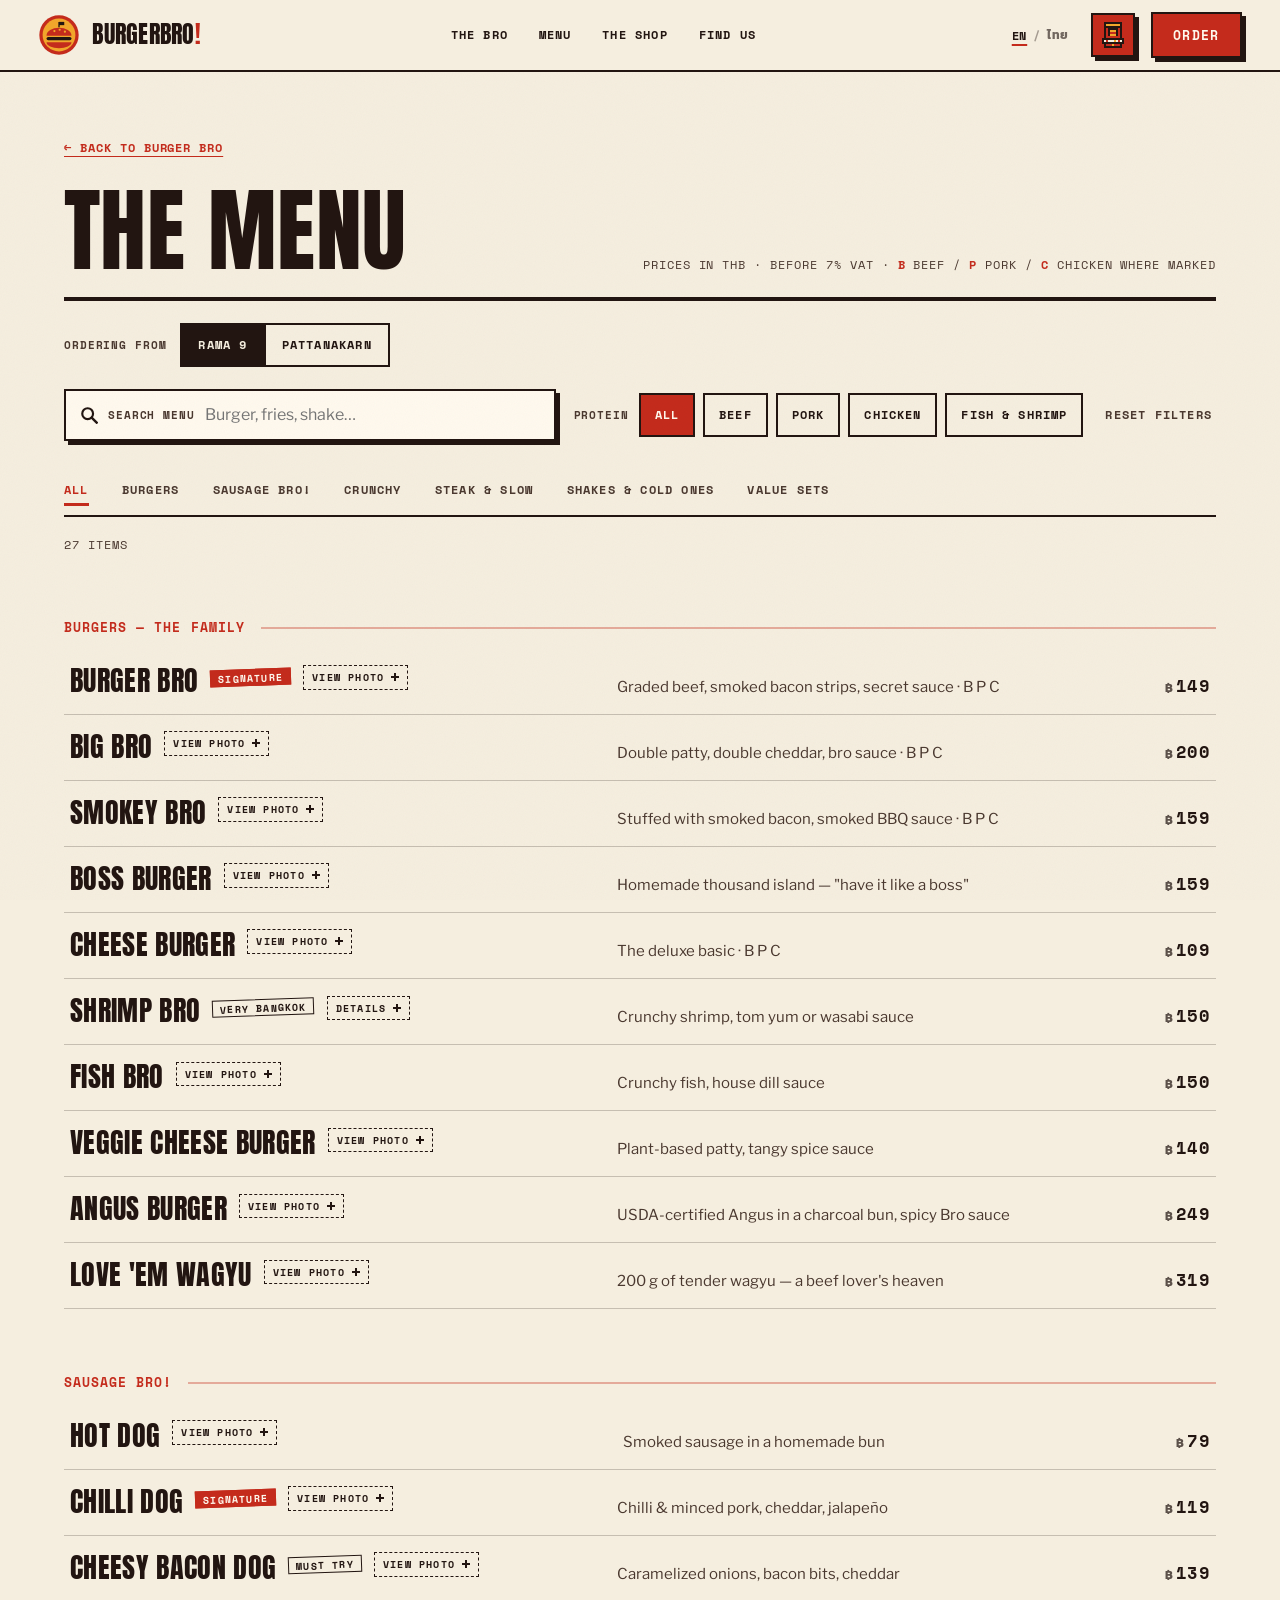
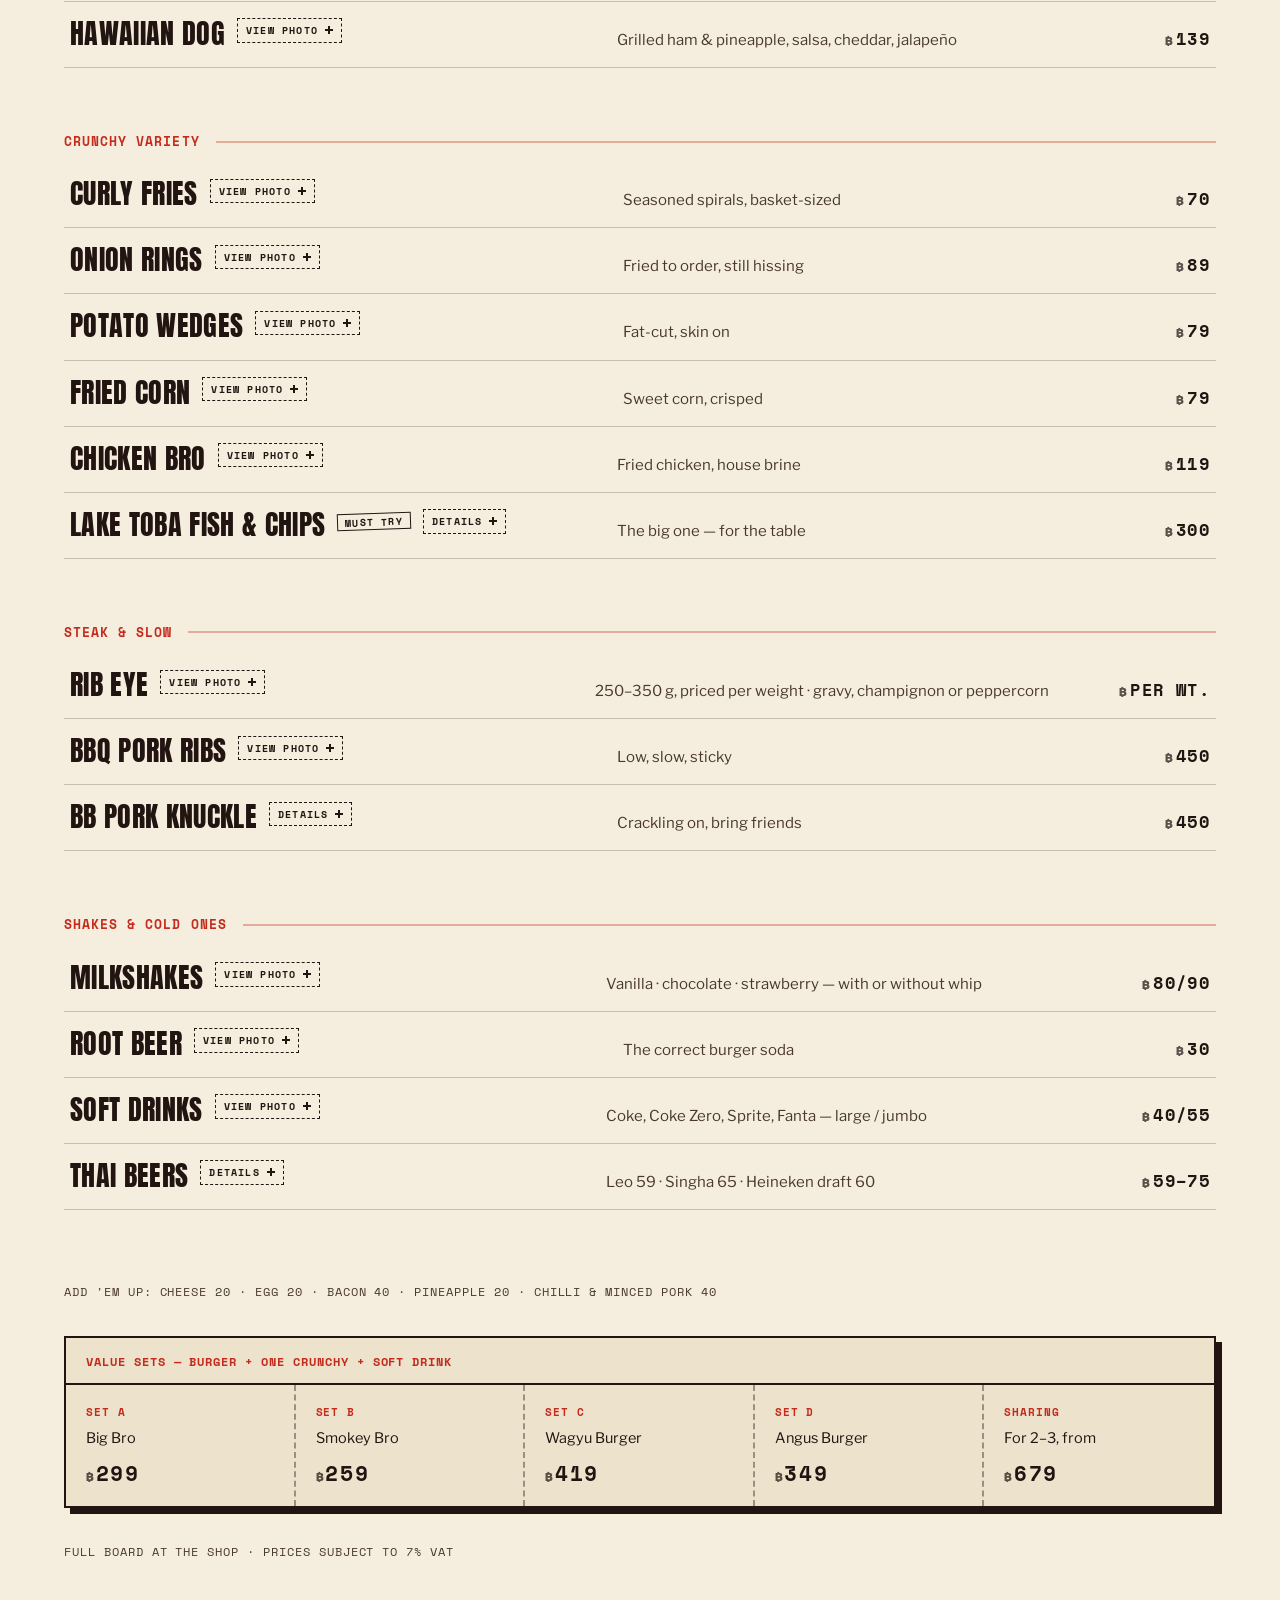
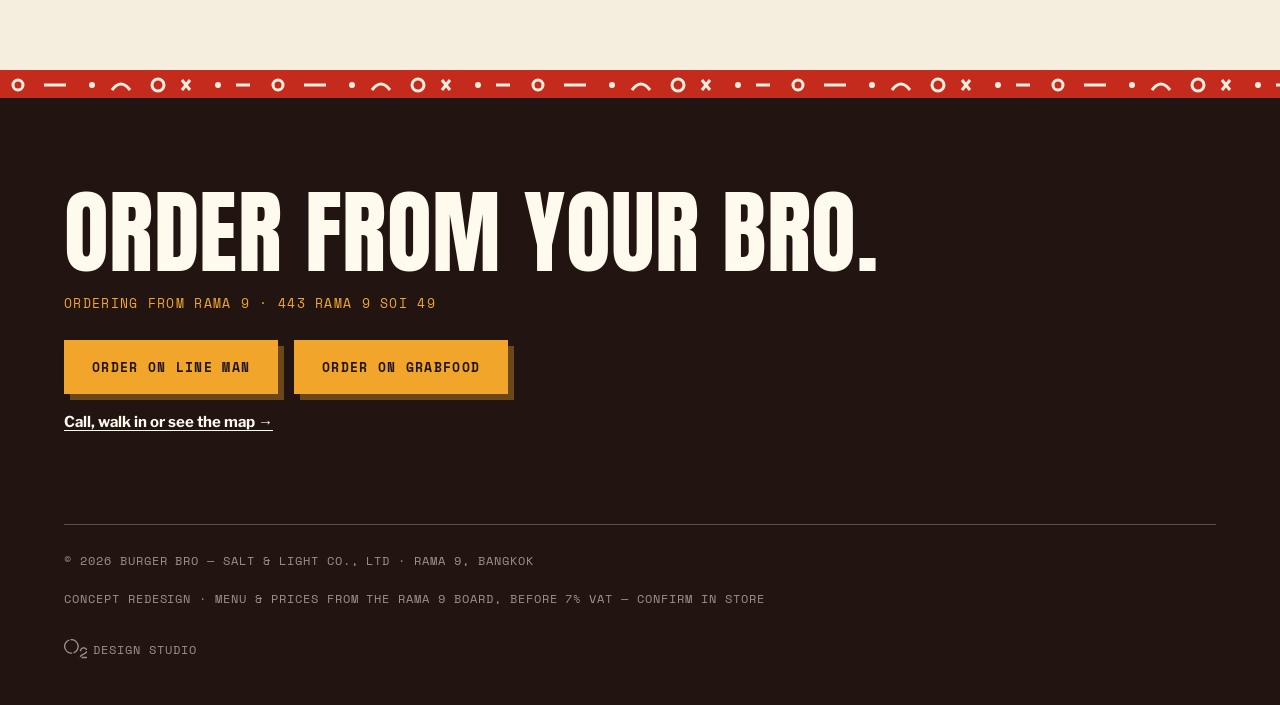
<file: menu/index.html>
<!doctype html>
<html lang="en">
<head>
<meta charset="utf-8">
<meta name="bb-arcade-play" content="https://play.burgerbrobangkok.com/">
<meta name="viewport" content="width=device-width, initial-scale=1">
<meta name="color-scheme" content="light">
<title data-th="เมนู Burger Bro — เบอร์เกอร์ ซอสเซจโบร ของกรอบ สเต๊ก และเชค | พระราม 9 · พัฒนาการ">Burger Bro menu — burgers, hot dogs, sides, steak &amp; shakes | Rama 9 &amp; Pattanakarn, Bangkok</title>
<meta name="description" content="Burger Bro's full menu with prices: homemade burgers, Sausage Bro! hot dogs, crunchy sides, steak and slow-cooked, shakes and value sets. Filter by beef, pork, chicken or fish and shrimp, then order from Rama 9 or Pattanakarn." data-th="เมนูทั้งหมดของ Burger Bro พร้อมราคา เบอร์เกอร์โฮมเมด ซอสเซจโบร! ของกรอบ สเต๊กและเมนูไฟอ่อน เชคและเซ็ตสุดคุ้ม เลือกดูตามเนื้อวัว หมู ไก่ หรือปลาและกุ้ง แล้วสั่งจากสาขาพระราม 9 หรือพัฒนาการ">
<meta name="theme-color" content="#F5EEDF">
<meta property="og:type" content="website">
<meta property="og:site_name" content="Burger Bro!">
<meta property="og:locale" content="en_US" data-th="th_TH">
<meta property="og:title" content="The full menu — Burger Bro!" data-th="เมนูทั้งหมด — Burger Bro!">
<meta property="og:description" content="Burgers, Sausage Bro! dogs, crunchy sides, steak and shakes, with prices from the Rama 9 board." data-th="เบอร์เกอร์ ซอสเซจโบร! ของกรอบ สเต๊ก และเชค พร้อมราคาจากบอร์ดสาขาพระราม 9">
<meta property="og:image" content="https://burgerbrobangkok.com/media/menu-big-bro-960.jpg">
<meta property="og:url" content="https://burgerbrobangkok.com/menu/" data-th="https://burgerbrobangkok.com/menu/?lang=th">
<meta name="twitter:card" content="summary_large_image">
<link rel="icon" href="../favicon.ico" sizes="16x16 32x32 48x48">
<link rel="icon" href="../media/favicon.svg" type="image/svg+xml">
<link rel="icon" href="../media/icon-192.png" type="image/png" sizes="192x192">
<link rel="apple-touch-icon" href="../apple-touch-icon.png">
<link rel="alternate" hreflang="en" href="https://burgerbrobangkok.com/menu/">
<link rel="alternate" hreflang="th" href="https://burgerbrobangkok.com/menu/?lang=th">
<link rel="alternate" hreflang="x-default" href="https://burgerbrobangkok.com/menu/">
<script type="application/ld+json">
{"@context":"https://schema.org","@graph":[{"@type":"BreadcrumbList","itemListElement":[{"@type":"ListItem","position":1,"name":"Burger Bro!","item":"https://burgerbrobangkok.com/"},{"@type":"ListItem","position":2,"name":"Menu","item":"https://burgerbrobangkok.com/menu/"}]},
{"@type":"Menu","@id":"https://burgerbrobangkok.com/menu/#menu","name":"Burger Bro! menu","url":"https://burgerbrobangkok.com/menu/","inLanguage":["en","th"],"isPartOf":{"@id":"https://burgerbrobangkok.com/#website"}}]}
</script>
<!-- every path here is relative, so the page works at /burger-bro/menu/ and at /menu/ alike -->
<script src="../shared/site.js"></script>
<script>document.documentElement.classList.add("js", "no-loader");</script>
<link rel="preconnect" href="https://fonts.googleapis.com">
<link rel="preconnect" href="https://fonts.gstatic.com" crossorigin>
<link href="https://fonts.googleapis.com/css2?family=Anton&family=Kanit:wght@400;500;600;700;800&family=Libre+Franklin:wght@400;500;600;700&family=Space+Mono:wght@400;700&display=swap" rel="stylesheet">
<!-- the homepage's own stylesheet (generated from index.html by tools/menu-data.mjs): same rows, same type -->
<link rel="stylesheet" href="home.css">
<link rel="stylesheet" href="menu.css">
<script>/* The arcade shows only where its server is set: the arcade server adds <meta name="bb-arcade-api">; a static host without it (GitHub Pages today) shows no arcade entry. */if(document.querySelector('meta[name="bb-arcade-api"],meta[name="bb-arcade-play"]')||window.BB_ARCADE_API)document.documentElement.classList.add("bb-arcade");</script>
</head>
<body>
<a class="skip" href="#main" data-t="skip">Skip to content</a>

<header class="nav" id="nav">
  <a class="nav-brand" href="../" data-carry="../" aria-label="Burger Bro — home" data-t-aria="brand">
    <svg class="nav-badge" viewBox="0 0 64 64" aria-hidden="true" focusable="false">
      <circle class="lf-ring" cx="32" cy="32" r="30" fill="var(--red)"/>
      <circle class="lf-ring lf-ring2" cx="32" cy="32" r="25" fill="var(--mustard)"/>
      <path class="lf-top" d="M13 33a19 12 0 0 1 38 0z" fill="var(--red)"/>
      <rect class="lf-patty" x="13" y="35" width="38" height="5" rx="2.5" fill="var(--ink)"/>
      <path class="lf-bot" d="M13 43h38a19 9 0 0 1-38 0z" fill="var(--red)"/>
      <circle class="lf-seed" cx="25" cy="26" r="1.7" fill="var(--mustard)"/><circle class="lf-seed lf-seed2" cx="33" cy="24" r="1.7" fill="var(--mustard)"/><circle class="lf-seed lf-seed3" cx="41" cy="27" r="1.7" fill="var(--mustard)"/>
      <line class="lf-flag" x1="32" y1="12" x2="32" y2="20" stroke="var(--ink)" stroke-width="2"/>
      <path class="lf-flag lf-flag2" d="M32 12h8v5h-8z" fill="var(--ink)"/>
    </svg>
    <span class="nav-brand-word">BURGERBRO<em>!</em></span>
  </a>
  <nav class="nav-links" aria-label="Primary" data-t-aria="primary">
    <a href="../#bro" data-carry="../#bro" data-t="navBro">The Bro</a>
    <a href="./" aria-current="page" data-t="navMenu">Menu</a>
    <a href="../#story" data-carry="../#story" data-t="navStory">The Shop</a>
    <a href="../#find" data-carry="../#find" data-t="navFind">Find us</a>
  </nav>
  <div class="nav-right">
    <button class="lang" id="langBtn" type="button" aria-label="เปลี่ยนเป็นภาษาไทย — switch language">
      <span class="lang-opt is-on" data-l="en">EN</span><span class="lang-sep">/</span><span class="lang-opt" data-l="th">ไทย</span>
    </button>
    <button type="button" class="nav-arcade" data-arcade-open aria-label="Win a coupon" data-t-aria="win">
      <svg class="arcade-ico" viewBox="0 0 11 13" shape-rendering="crispEdges" aria-hidden="true" focusable="false"><path fill="var(--ink)" d="M1 0h9v8h1v3h-1v2H1v-2H0V8h1z"/><rect x="2" y="1" width="7" height="1" fill="var(--mustard)"/><rect x="2" y="3" width="1" height="5" fill="var(--red)"/><rect x="8" y="3" width="1" height="5" fill="var(--red)"/><rect x="3" y="7" width="5" height="1" fill="var(--red)"/><rect x="4" y="4" width="3" height="1" fill="var(--mustard)"/><rect x="4" y="5" width="3" height="1" fill="var(--red)"/><rect x="4" y="6" width="3" height="1" fill="var(--mustard)"/><rect x="1" y="9" width="9" height="1" fill="var(--paper)"/><rect x="2" y="9" width="1" height="1" fill="var(--red)"/><rect x="6" y="9" width="1" height="1" fill="var(--mustard)"/><rect x="8" y="9" width="1" height="1" fill="var(--red)"/><rect x="2" y="11" width="7" height="1" fill="var(--red)"/><rect x="5" y="11" width="1" height="1" fill="var(--mustard)"/></svg>
      <span class="nav-arcade-txt" aria-hidden="true" data-t="win">Win a coupon</span>
    </button>
    <a class="btn btn-red nav-order" href="#order" data-t="order">Order</a>
  </div>
</header>
<div class="mob-act" id="mobAct">
  <a class="btn btn-red mob-act-order" href="#order" data-t="orderNow">Order now</a>
  <button type="button" class="btn btn-mustard mob-act-arcade" data-arcade-open>
    <svg class="arcade-ico" viewBox="0 0 11 13" shape-rendering="crispEdges" aria-hidden="true" focusable="false"><path fill="var(--ink)" d="M1 0h9v8h1v3h-1v2H1v-2H0V8h1z"/><rect x="2" y="1" width="7" height="1" fill="var(--mustard)"/><rect x="2" y="3" width="1" height="5" fill="var(--red)"/><rect x="8" y="3" width="1" height="5" fill="var(--red)"/><rect x="3" y="7" width="5" height="1" fill="var(--red)"/><rect x="4" y="4" width="3" height="1" fill="var(--mustard)"/><rect x="4" y="5" width="3" height="1" fill="var(--red)"/><rect x="4" y="6" width="3" height="1" fill="var(--mustard)"/><rect x="1" y="9" width="9" height="1" fill="var(--paper)"/><rect x="2" y="9" width="1" height="1" fill="var(--red)"/><rect x="6" y="9" width="1" height="1" fill="var(--mustard)"/><rect x="8" y="9" width="1" height="1" fill="var(--red)"/><rect x="2" y="11" width="7" height="1" fill="var(--red)"/><rect x="5" y="11" width="1" height="1" fill="var(--mustard)"/></svg>
    <span data-t="win">Win a coupon</span>
  </button>
</div>

<!-- the dialogs come before the page content so the O2 credit stays the last link -->
<!-- an item's photo and details: opened by its button, closed by Close, Escape or the backdrop; focus returns to the opener -->
<dialog class="mp-dlg" id="mpDlg" aria-labelledby="mpDlgT">
  <div class="mp-dlg-bar mono"><span id="mpDlgCat"></span><button type="button" class="mp-dlg-x" id="mpDlgX" data-t="close">Close</button></div>
  <div class="mp-dlg-media" id="mpDlgMedia" hidden></div>
  <div class="mp-dlg-body">
    <h2 class="mp-dlg-t" id="mpDlgT"></h2>
    <p class="mp-dlg-d" id="mpDlgD"></p>
    <p class="mp-dlg-meta mono" id="mpDlgMeta"></p>
    <a class="btn btn-red mp-dlg-order" id="mpDlgOrder" href="#order" data-t="orderThis">Order this</a>
    <p class="mp-dlg-note" data-t="orderThisNote">You choose it again in the delivery app — nothing is added for you here.</p>
  </div>
</dialog>
<dialog class="grab-dlg" id="grabDlg" aria-labelledby="grabDlgTitle">
  <button type="button" class="grab-dlg-x mono" id="grabDlgX" data-t="close">Close</button>
  <h2 class="grab-dlg-title" id="grabDlgTitle" data-t="grabTitle">Scan to order on GrabFood</h2>
  <p class="grab-dlg-branch mono">BURGER BRO! — <span id="grabDlgBranch"></span></p>
  <div id="grabDlgQrBox"></div>
  <p class="grab-dlg-p" data-t="grabP">GrabFood orders happen in the Grab app. Point your phone's camera at the code and the shop opens in Grab.</p>
  <a class="grab-dlg-link mono" id="grabDlgLink" href="#" target="_blank" rel="noopener" data-t="grabLink">Open the link here instead</a>
</dialog>

<main id="main" class="mp">
  <section class="menu mp-menu" aria-labelledby="mpTitle">
    <div class="container">
      <p class="mp-back"><a class="mono" href="../" data-carry="../" data-t="back">← Back to Burger Bro</a></p>
      <header class="menu-head">
        <h1 class="h2" id="mpTitle" data-t="title">THE MENU</h1>
        <p class="menu-note mono" id="mpMeta"></p>
      </header>

      <div class="mp-branch" role="group" aria-labelledby="mpBranchL">
        <span class="mp-branch-l mono" id="mpBranchL" data-t="menuFor">Ordering from</span>
        <button type="button" class="mp-branch-b" data-branch="rama9" aria-pressed="true"></button>
        <button type="button" class="mp-branch-b" data-branch="pattanakarn" aria-pressed="false"></button>
      </div>

      <div class="mp-tools" role="search">
        <label class="mp-search">
          <svg viewBox="0 0 20 20" aria-hidden="true" focusable="false"><circle cx="8.5" cy="8.5" r="6" fill="none" stroke="var(--ink)" stroke-width="2.4"/><path d="M13 13l5.5 5.5" stroke="var(--ink)" stroke-width="2.6" stroke-linecap="square"/></svg>
          <span class="mp-search-l mono" data-t="search">Search menu</span>
          <input type="search" id="mpQ" autocomplete="off" spellcheck="false" enterkeyhint="search">
        </label>
        <div class="mp-chips" role="group" aria-labelledby="mpProtL">
          <span class="mp-chips-l mono" id="mpProtL" data-t="protein">Protein</span>
          <!-- filled from the proteins the menu data really has -->
        </div>
        <button type="button" class="mp-reset" id="mpReset" data-t="reset">Reset filters</button>
      </div>

      <nav class="menu-rail mp-cats" aria-label="Menu categories" data-t-aria="cats">
        <ul class="menu-rail-list mono" id="mpCats"></ul>
      </nav>

      <p class="mp-count mono" id="mpCount" role="status"></p>
      <div class="mp-empty" id="mpEmpty" hidden>
        <p id="mpEmptyP"></p>
        <div class="mp-empty-acts">
          <button type="button" class="btn" id="mpEmptyReset" data-t="reset">Reset filters</button>
        </div>
      </div>

      <div id="mpGroups"></div>

      <div class="menu-foot" id="mpFoot">
        <p class="mono" id="mpAddons"></p>
        <div class="menu-sets" id="menu-sets">
          <p class="menu-sets-t mono" id="mpSetsT"></p>
          <ul class="sets-row" id="mpSets"></ul>
        </div>
        <p class="mono menu-vat" id="mpVat"></p>
      </div>
    </div>
  </section>

  <!-- ordering: the same branch-aware hand-off as the homepage; nothing is added to a basket here -->
  <section class="order mp-order" id="order" aria-labelledby="mpOrderT">
    <div class="doodle-band" aria-hidden="true"></div>
    <div class="container mp-order-in">
      <h2 class="h2 h2-light" id="mpOrderT" data-t="orderTitle">ORDER FROM YOUR BRO.</h2>
      <p class="mp-order-for mono" id="mpOrderFor"></p>
      <p class="mp-pick" id="mpPick" role="status" hidden></p>
      <div class="order-cta">
        <a class="btn btn-mustard" id="mpLineman" target="_blank" rel="noopener" data-t="lineman">Order on LINE MAN</a>
        <a class="btn btn-mustard" id="mpGrab" target="_blank" rel="noopener"></a>
      </div>
      <p class="mp-more"><a href="../#order" data-carry="../#order" id="mpMore" data-t="more">Call, walk in or see the map →</a></p>
    </div>
    <div class="container foot-bottom">
      <p class="mono" data-t="copy">© 2026 BURGER BRO — SALT &amp; LIGHT CO., LTD · RAMA 9, BANGKOK</p>
      <p class="mono foot-disc" data-t="disc">CONCEPT REDESIGN · MENU &amp; PRICES FROM THE RAMA 9 BOARD, BEFORE 7% VAT — CONFIRM IN STORE</p>
      <p class="foot-credit"><a class="o2-credit" href="https://o2-designstudio.com/" target="_blank" rel="noopener" lang="en" aria-label="Website by O2 Design Studio (opens in a new tab)"><span class="o2-credit__lockup"><svg class="o2-credit__mark" viewBox="0 0 158.1 129.7" aria-hidden="true" focusable="false"><path fill="currentColor" d="M56.99 99.51A50 50 0 0 1 33.88 2.67L38 10.97A40.84 40.84 0 0 0 52.65 90.75ZM42.27 0.6A50 50 0 0 1 66.45 97.22L62.34 88.93A40.84 40.84 0 0 0 46.59 9.31ZM157.94 74.78L148.9 74.77C147.72 72.56 147.05 70.73 145.23 68.89C138.08 61.67 125.49 63.06 119.44 70.92L118.43 72.68C116.33 76.4 116.59 78.85 116.23 82.89C113.81 83.15 109.39 83.26 107.04 82.84C106.96 80.45 106.94 77.98 107.43 75.63C109.72 64.58 119.41 55.88 130.73 55.04C140.97 54.28 151.46 58.93 156.12 68.39C157.1 70.38 158.02 72.54 157.94 74.78ZM148.84 83.59C151.04 83.14 155.75 83.23 158.04 83.51C157.97 85.630 157.24 87.64 156.34 89.53C153.35 95.79 148.24 98.9 142.26 101.9C137.63 104.22 133.19 106.96 128.53 109.23C126.42 110.25 120.74 112.92 119.24 114.34C116.45 116.97 117.29 117.47 116.13 119.2L114.32 121.49C112.04 121.8 109.41 121.77 107.13 121.51C106.19 114 111.68 108.04 117.74 104.62C124.34 100.89 131.24 97.68 137.85 93.97C143.08 91.03 146.6 89.67 148.84 83.59ZM121.53 120.51C124.54 119.99 135.15 120.36 138.93 120.36C142.92 120.36 154.81 119.99 157.91 120.49L157.85 129.51C154.88 129.77 151.82 129.6 148.83 129.59L135.02 129.59C130.67 129.59 119.91 129.950 116.29 129.48C117.52 126.27 119.99 123.58 121.53 120.51Z"/></svg>Design Studio</span></a></p>
    </div>
  </section>
</main>


<script src="menu-data.js"></script>
<script src="menu.js"></script>
<script>
(function () {
  var root = document.documentElement, on = null;
  function check() {
    var end = window.scrollY > (root.scrollHeight - window.innerHeight) / 2;
    if (end !== on) { on = end; root.classList.toggle("at-end", end); }
  }
  window.addEventListener("scroll", check, { passive: true });
  window.addEventListener("resize", check);
  check();
})();
</script>
</body>
</html>
</file>
<file: menu/home.css>
/* GENERATED by tools/menu-data.mjs: the homepage's own stylesheet (index.html <style>), shared so the
   full menu's rows look exactly like the homepage's. Do not edit by hand. */

/* ============================================================
   BURGER BRO! — WRAPPED & PRESSED
   Greaseproof-paper editorial for Rama 9's burger joint.
   Palette, doodles and receipt language lifted from the shop's
   real trade dress (wrapper print, murals, POS slip).
   ============================================================ */

/* ---------- tokens ---------- */
:root {
  --paper: #F5EEDF;
  --paper-deep: #EDE2CC;
  --ink: #221511;
  --ink-soft: #4A382F;
  --red: #C42B1C;
  --red-hot: #E03A24;
  --oxblood: #6E150D;
  --oxblood-2: #4E0E08;
  --mustard: #F1A62B;
  --white: #FFF9EE;

  --font-display: "Anton", Impact, "Arial Narrow", sans-serif;
  --font-display-th: "Kanit", "Leelawadee UI", sans-serif;
  --font-body: "Libre Franklin", "Segoe UI", sans-serif;
  --font-th: "Kanit", "Leelawadee UI", sans-serif;
  --font-mono: "Space Mono", "Kanit", "Leelawadee UI", "Courier New", monospace;

  --fs-h1: clamp(72px, 15vw, 216px);
  --fs-h2: clamp(46px, 7.2vw, 106px);
  --fs-h3: clamp(30px, 4vw, 54px);
  --fs-body: clamp(16px, 1.05vw + 12px, 18px);
  --fs-mono: 12px;

  --e-out: cubic-bezier(.16, 1, .3, 1);
  --e-press: cubic-bezier(.34, 1.56, .44, 1);
  --t-fast: .22s;
  --t-ui: .42s;
  --t-slow: .85s;

  --gutter: clamp(20px, 5vw, 72px);
  --shadow-press: 6px 6px 0 var(--ink);

  /* interaction timing (hover / press) */
  --t-hover: .16s;
  --t-press: .09s;

  /* fixed-UI metrics used for sticky offsets and anchor clearance */
  --nav-h: 72px;
  --act-h: 0px;   /* the phone action row under the header (Order now + Win a coupon); 0 on wide screens */
  --stack-h: calc(var(--nav-h) + var(--act-h)); /* everything fixed at the top: sticky offsets and anchor clearance */
  --rail-h: 52px;

  /* stacking order, lowest to highest */
  --z-rail: 50;
  --z-float: 60;
  --z-grain: 70;
  --z-act: 85;
  --z-sheet: 90;
  --z-nav: 100;
  --z-loader: 150;
  --z-skip: 200;
}

/* ---------- base ---------- */
*, *::before, *::after { box-sizing: border-box; }
html { scroll-behavior: smooth; background: var(--paper); }
/* Past the middle of the page the root takes the footer's ink, so bouncing past the
   end (Mac trackpad, iPhone) shows dark, not a cream strip; the top keeps the paper. */
html.at-end { background: var(--ink); }
html, body { margin: 0; }
body {
  background: var(--paper);
  color: var(--ink);
  font-family: var(--font-body);
  font-size: var(--fs-body);
  line-height: 1.65;
  -webkit-font-smoothing: antialiased;
  overflow-x: clip;
}
body[data-lang="th"] { font-family: var(--font-th); }
img { display: block; max-width: 100%; height: auto; }
a { color: inherit; }
ul, ol { margin: 0; padding: 0; list-style: none; }
h1, h2, h3, p, figure { margin: 0; }
address { font-style: normal; }
::selection { background: var(--red); color: var(--white); }
:focus-visible { outline: 3px dashed currentColor; outline-offset: 3px; }

.container { width: min(100% - (var(--gutter) * 2), 1400px); margin-inline: auto; }
[id] { scroll-margin-top: calc(var(--stack-h) + 12px); }
.vh { position: absolute; width: 1px; height: 1px; margin: -1px; padding: 0; border: 0; overflow: hidden; clip-path: inset(50%); white-space: nowrap; }
.mono { font-family: var(--font-mono); font-size: var(--fs-mono); letter-spacing: .08em; text-transform: uppercase; }

/* paper grain over everything */
body::after {
  content: "";
  position: fixed; inset: 0;
  pointer-events: none;
  z-index: var(--z-grain);
  opacity: .05;
  mix-blend-mode: multiply;
  background-image: url("data:image/svg+xml,%3Csvg xmlns='http://www.w3.org/2000/svg' width='180' height='180'%3E%3Cfilter id='n'%3E%3CfeTurbulence type='fractalNoise' baseFrequency='.9' numOctaves='2'/%3E%3C/filter%3E%3Crect width='180' height='180' filter='url(%23n)' opacity='.8'/%3E%3C/svg%3E");
}

.skip {
  position: fixed; top: 10px; left: 10px; z-index: var(--z-skip);
  background: var(--ink); color: var(--white);
  font-family: var(--font-mono); font-size: 12px; letter-spacing: .08em;
  padding: 10px 16px; transform: translateY(-260%);
  transition: transform var(--t-fast);
}
.skip:focus { transform: none; }

/* ---------- headings ---------- */
.h2, .hero-h, .h3 {
  font-family: var(--font-display);
  font-weight: 400;
  text-transform: uppercase;
  line-height: .92;
  letter-spacing: .005em;
}
body[data-lang="th"] .h2, body[data-lang="th"] .hero-h, body[data-lang="th"] .h3 {
  font-family: var(--font-display-th);
  font-weight: 800;
  line-height: 1.08;
  letter-spacing: 0;
}
.h2 { font-size: var(--fs-h2); }
.h3 { font-size: var(--fs-h3); }
.h2-light, .h3-light { color: var(--white); }
.l-red { color: var(--red); }
.l-mustard { color: var(--mustard); }

/* line masks */
.lm { display: block; overflow: hidden; padding-block: .04em; }
.l { display: block; }
.js-anim .lm .l { transform: translateY(118%) scaleY(1.1); transform-origin: top left; }
.js-anim .lm .l.is-in { transform: none; transition: transform var(--t-slow) var(--e-out); }

.fade-up { }
.js-anim .fade-up { opacity: 0; transform: translateY(26px); }
.js-anim .fade-up.is-in { opacity: 1; transform: none; transition: opacity .55s ease, transform .6s var(--e-out); }

.rail {
  writing-mode: vertical-rl;
  transform: rotate(180deg);
  color: var(--red);
  border-left: 2px solid var(--red);
  padding-left: 10px;
  align-self: start;
  font-weight: 700;
}
.rail-light { color: var(--mustard); border-color: var(--mustard); }

/* ---------- buttons / tags / frames ---------- */
.btn {
  display: inline-block;
  font-family: var(--font-mono); font-size: 13px; font-weight: 700;
  letter-spacing: .1em; text-transform: uppercase; text-decoration: none;
  color: var(--ink); background: var(--paper);
  border: 2px solid var(--ink);
  padding: 15px 26px 13px;
  box-shadow: var(--shadow-press);
  transition: transform var(--t-hover) var(--e-press), box-shadow var(--t-hover) var(--e-press), background var(--t-hover), color var(--t-hover);
}
.btn:hover { transform: translate(2px, 2px); box-shadow: 4px 4px 0 var(--ink); }
.btn:active { transform: translate(6px, 6px); box-shadow: 0 0 0 var(--ink); transition-duration: var(--t-press); }
.btn-red { background: var(--red); color: var(--white); }
.btn-red:hover { background: var(--red-hot); }
.btn-mustard { background: var(--mustard); color: var(--ink); }
.btn-ghost { background: transparent; color: var(--white); border-color: var(--white); box-shadow: 6px 6px 0 rgba(255, 249, 238, .28); }
.btn-ghost:hover { box-shadow: 4px 4px 0 rgba(255, 249, 238, .28); }
.btn-ghost:active { box-shadow: 0 0 0 rgba(255, 249, 238, .28); }

.tag {
  display: inline-block;
  font-family: var(--font-mono); font-style: normal; font-size: 10px; font-weight: 700;
  letter-spacing: .12em;
  border: 1.5px solid var(--ink);
  padding: 3px 7px 1px;
  margin-left: 12px;
  vertical-align: middle;
  transform: translateY(-4px) rotate(-2deg);
  background: var(--paper);
}
.tag-red { background: var(--red); color: var(--white); border-color: var(--red); }

.frame { position: relative; }
.frame img { border: 2px solid var(--ink); }
.frame-red img { box-shadow: 12px 12px 0 var(--red); }
.frame-mustard img { box-shadow: 12px 12px 0 var(--mustard); }
.frame figcaption { margin-top: 18px; color: var(--ink-soft); }

/* ============================================================
   LOADER
   ============================================================ */
.loader {
  position: fixed; inset: 0; z-index: var(--z-loader);
  background: var(--red);
  display: none; place-items: center;
  transition: transform .75s var(--e-out);
}
html.js:not(.no-loader) .loader { display: grid; animation: loaderFailsafe .01s 4.4s forwards; }
@keyframes loaderFailsafe { to { transform: translateY(-101%); visibility: hidden; } }
.loader.is-done { transform: translateY(-101%); }
.loader-inner { text-align: center; color: var(--white); }
.loader-stamp {
  font-family: var(--font-display);
  font-size: clamp(64px, 12vw, 140px);
  line-height: .9; text-transform: uppercase;
  transform-origin: center bottom;
}
/* The loading screen comes alive (21 Nov 2026, the owner): the burger badge builds, each letter stamps
   down in turn, the "!" lands last with a squash, the address slides in, then the flag waves. */
.loader-badge { display: block; width: clamp(64px, 11vw, 96px); height: auto; margin: 0 auto 18px; overflow: visible; }
.loader-badge > * { transform-box: fill-box; transform-origin: 50% 50%; animation: lfPop .5s var(--e-press) both; }
.loader-badge .lf-ring2 { animation-delay: .06s; }
.loader-badge .lf-bot { animation: lfRise .4s var(--e-press) .16s both; }
.loader-badge .lf-patty { animation: lfSlide .4s var(--e-press) .26s both; }
.loader-badge .lf-top { animation: lfDrop .44s var(--e-press) .36s both; }
.loader-badge .lf-seed { animation-delay: .54s; }
.loader-badge .lf-seed2 { animation-delay: .6s; }
.loader-badge .lf-seed3 { animation-delay: .66s; }
.loader-badge .lf-flag { transform-origin: 50% 100%; animation: lfFlag .38s var(--e-press) .72s both; }
.loader-badge .lf-flag2 { transform-origin: 0 100%; animation: lfFlag .38s var(--e-press) .78s both, lfWave .5s ease-in-out 1.16s 2 alternate; }
.loader-stamp .ls { display: inline-block; transform-origin: 50% 100%; animation: lsStamp .42s var(--e-press) calc(.22s + var(--i) * 55ms) both; }
.loader-stamp .ls-bang { animation: lsBang .6s var(--e-press) .82s both; }
.loader-meta { animation: lsMeta .5s var(--e-out) 1s both; }
@keyframes lsStamp { 0% { transform: translateY(-70%) scaleY(1.35); opacity: 0; } 60% { transform: translateY(0) scale(1.06, .9); opacity: 1; } 100% { transform: none; opacity: 1; } }
@keyframes lsBang { 0% { transform: translateY(-120%) scale(1.8) rotate(-12deg); opacity: 0; } 55% { transform: translateY(0) scale(.84, 1.16) rotate(4deg); opacity: 1; } 80% { transform: scale(1.05, .95); } 100% { transform: none; opacity: 1; } }
@keyframes lsMeta { from { transform: translateY(10px); opacity: 0; letter-spacing: .3em; } to { transform: none; opacity: 1; } }
@keyframes lfWave { to { transform: skewY(-14deg) scaleX(.85); } }
.loader-meta { margin-top: 22px; color: var(--mustard); }
@keyframes stampIn {
  0% { transform: translateY(-40px) scaleY(1.4); opacity: 0; }
  60% { transform: translateY(0) scaleY(.9); opacity: 1; }
  100% { transform: none; opacity: 1; }
}

/* ============================================================
   NAV
   ============================================================ */
.nav {
  position: fixed; top: 0; left: 0; right: 0; z-index: var(--z-nav);
  display: flex; align-items: center; justify-content: space-between;
  gap: 20px;
  padding: 0 clamp(16px, 3vw, 40px);
  height: 72px;
  background: var(--paper);
  border-bottom: 2px solid var(--ink);
  transition: transform var(--t-ui) var(--e-out);
}
.nav.is-hidden { transform: translateY(-101%); }
.nav-brand {
  display: flex; align-items: center; gap: 12px;
  text-decoration: none;
}
.nav-badge { width: 42px; height: 42px; transition: transform var(--t-fast) var(--e-press); }
.nav-brand:hover .nav-badge { transform: rotate(-8deg) scale(1.06); }
.nav-brand-word {
  font-family: var(--font-display);
  font-size: 24px; letter-spacing: .01em;
  color: var(--ink);
}
.nav-brand-word em { font-style: normal; color: var(--red); }

/* The logo forms (21 Nov 2026, the owner): the badge builds (ring, bottom bun, patty, top bun, seeds,
   flag), the letters rise one by one and the "!" stamps down last. shared/site.js adds html.lf-wait
   before paint when motion is welcome; BBSite.formLogo() starts it once the page is showing. */
html.lf-wait .nav-brand .nav-badge > *, html.lf-wait .nav-brand-word { opacity: 0; animation: lfShow .01s 4s forwards; }
@keyframes lfShow { to { opacity: 1; } }
.nav-brand.is-forming .nav-badge > * { transform-box: fill-box; transform-origin: 50% 50%; animation: lfPop .5s var(--e-press) both; }
.nav-brand.is-forming .lf-ring2 { animation-delay: .07s; }
.nav-brand.is-forming .lf-bot { animation: lfRise .42s var(--e-press) .2s both; }
.nav-brand.is-forming .lf-patty { animation: lfSlide .42s var(--e-press) .32s both; }
.nav-brand.is-forming .lf-top { animation: lfDrop .46s var(--e-press) .44s both; }
.nav-brand.is-forming .lf-seed { animation-delay: .66s; }
.nav-brand.is-forming .lf-seed2 { animation-delay: .72s; }
.nav-brand.is-forming .lf-seed3 { animation-delay: .78s; }
.nav-brand.is-forming .lf-flag { transform-origin: 50% 100%; animation: lfFlag .4s var(--e-press) .86s both; }
.nav-brand.is-forming .lf-flag2 { transform-origin: 0 100%; animation-delay: .94s; }
.nav-brand-word .lf-l { display: inline-block; }
.nav-brand.is-forming .lf-l { animation: lfLetter .5s var(--e-out) calc(.3s + var(--i) * 45ms) both; }
.nav-brand.is-forming .nav-brand-word em { display: inline-block; transform-origin: 50% 100%; animation: lfBang .6s var(--e-press) .95s both; }
@keyframes lfPop { from { transform: scale(0); opacity: 0; } to { transform: none; opacity: 1; } }
@keyframes lfRise { from { transform: translateY(14px); opacity: 0; } to { transform: none; opacity: 1; } }
@keyframes lfSlide { from { transform: translateX(-18px); opacity: 0; } to { transform: none; opacity: 1; } }
@keyframes lfDrop { from { transform: translateY(-18px); opacity: 0; } to { transform: none; opacity: 1; } }
@keyframes lfFlag { from { transform: scaleY(0); opacity: 0; } to { transform: none; opacity: 1; } }
@keyframes lfLetter { from { transform: translateY(.55em) rotate(-8deg); opacity: 0; } to { transform: none; opacity: 1; } }
@keyframes lfBang { 0% { transform: translateY(-.9em) scale(1.7); opacity: 0; } 55% { transform: translateY(0) scale(.86, 1.12); opacity: 1; } 100% { transform: none; opacity: 1; } }
.nav-links { display: flex; gap: clamp(16px, 2.4vw, 34px); }
.nav-links a {
  position: relative;
  font-family: var(--font-mono); font-size: 12px; font-weight: 700;
  letter-spacing: .1em; text-transform: uppercase; text-decoration: none;
  padding: 6px 0;
}
.nav-links a::after {
  content: ""; position: absolute; left: 0; right: 100%; bottom: 0;
  height: 3px; background: var(--red);
  transition: right var(--t-fast) var(--e-out);
}
.nav-links a:hover::after, .nav-links a:focus-visible::after { right: 0; }
.nav-right { display: flex; align-items: center; gap: 16px; }
.nav-order { padding: 11px 20px 9px; box-shadow: 4px 4px 0 var(--ink); }
.nav-order:hover { box-shadow: 2px 2px 0 var(--ink); }

.lang {
  display: flex; gap: 6px; align-items: baseline;
  background: none; border: 0; cursor: pointer;
  font-family: var(--font-mono); font-size: 12px; font-weight: 700;
  letter-spacing: .06em; color: var(--ink); padding: 6px 2px;
}
.lang-opt { opacity: .62; transition: opacity .2s; }
.lang-opt.is-on { opacity: 1; text-decoration: underline; text-underline-offset: 4px; text-decoration-thickness: 2px; text-decoration-color: var(--red); }
.lang-sep { opacity: .38; }

.burger-btn {
  display: none;
  flex-direction: column; gap: 7px; justify-content: center;
  width: 44px; height: 44px; padding: 8px;
  background: none; border: 2px solid var(--ink); cursor: pointer;
}
.burger-btn span { height: 3px; background: var(--ink); transition: transform var(--t-fast) var(--e-out); }
.burger-btn[aria-expanded="true"] span:first-child { transform: translateY(5px) rotate(45deg); }
.burger-btn[aria-expanded="true"] span:last-child { transform: translateY(-5px) rotate(-45deg); }

.sheet {
  position: fixed; inset: 0; z-index: var(--z-sheet);
  background: var(--red);
  color: var(--white);
  display: flex; flex-direction: column; justify-content: center; gap: 40px;
  padding: 100px var(--gutter) 48px;
  transform: translateY(-102%);
  transition: transform .55s var(--e-out);
  visibility: hidden;
}
.sheet.is-open { transform: none; visibility: visible; }
.sheet-links { display: flex; flex-direction: column; gap: 6px; }
.sheet-links a {
  display: flex; align-items: baseline; gap: 18px;
  font-family: var(--font-display); font-size: clamp(40px, 10vw, 64px);
  text-transform: uppercase; text-decoration: none; line-height: 1.12;
}
body[data-lang="th"] .sheet-links a { font-family: var(--font-display-th); font-weight: 800; }
.sheet-links a em { font-style: normal; font-size: 13px; color: var(--mustard); }
.sheet-order { background: var(--mustard); color: var(--ink); border-color: var(--ink); }
.sheet-acts { display: flex; flex-wrap: wrap; gap: 14px; align-items: center; }
.sheet-arcade { display: inline-flex; align-items: center; gap: 10px; background: var(--paper); color: var(--ink); cursor: pointer; }
.sheet-meta { color: var(--white); opacity: .8; }

/* beta: the arcade is open to testers only; the tag goes when it opens to everyone */

/* ---------- arcade entry: the emblem (desktop), the action row (phones) ----------
   every entry is a <button data-arcade-open>; the script loads the arcade only on a press */
.arcade-ico { display: block; width: 22px; height: 26px; flex: none; image-rendering: pixelated; }
.nav-arcade {
  position: relative;
  display: inline-flex; align-items: center; justify-content: center; gap: 8px;
  min-width: 44px; height: 44px; padding: 0 9px;
  background: var(--red); color: var(--white);
  border: 2px solid var(--ink); box-shadow: 4px 4px 0 var(--ink);
  cursor: pointer;
  transition: transform var(--t-hover) var(--e-press), box-shadow var(--t-hover) var(--e-press), background var(--t-hover);
}
.nav-arcade:hover { transform: translate(2px, 2px); box-shadow: 2px 2px 0 var(--ink); background: var(--red-hot); }
.nav-arcade:active { transform: translate(4px, 4px); box-shadow: 0 0 0 var(--ink); transition-duration: var(--t-press); }
.nav-arcade-txt {
  font-family: var(--font-mono); font-size: 11px; font-weight: 700; letter-spacing: .1em; text-transform: uppercase;
  white-space: nowrap;
}
body[data-lang="th"] .nav-arcade-txt { font-family: var(--font-th); font-size: 13px; letter-spacing: .02em; }
/* pointer screens: the words are a tooltip under the emblem — shown on hover and on keyboard focus,
   placed outside the button's box and click-through, so it never moves the header or takes a click */
@media (hover: hover) {
  .nav-arcade-txt {
    position: absolute; top: calc(100% + 12px); left: 50%;
    padding: 7px 11px 6px;
    color: var(--white); background: var(--ink);
    pointer-events: none;
    opacity: 0; visibility: hidden; transform: translate(-50%, -4px);
    transition: opacity var(--t-hover) ease, transform var(--t-hover) var(--e-out), visibility 0s linear var(--t-hover);
  }
  .nav-arcade-txt::before { content: ""; position: absolute; left: 50%; top: -6px; margin-left: -6px; border: 6px solid transparent; border-top: 0; border-bottom-color: var(--ink); }
  .nav-arcade:hover .nav-arcade-txt, .nav-arcade:focus-visible .nav-arcade-txt {
    opacity: 1; visibility: visible; transform: translate(-50%, 0); transition-delay: 0s;
  }
}
.nav-arcade[aria-busy="true"], .mob-act-arcade[aria-busy="true"], .sheet-arcade[aria-busy="true"] { cursor: progress; }
.nav-arcade[aria-busy="true"] .arcade-ico, .mob-act-arcade[aria-busy="true"] .arcade-ico, .sheet-arcade[aria-busy="true"] .arcade-ico { animation: arcadeBusy .7s steps(2, end) infinite; }
@keyframes arcadeBusy { 50% { opacity: .35; } }
/* no arcade server configured (static hosting): no entry at all, Order now takes the row */
html:not(.bb-arcade) [data-arcade-open] { display: none !important; }
html:not(.bb-arcade) .mob-act-order { flex: 1 1 auto; }


.mob-act { display: none; }
@media (max-width: 900px) {
  .mob-act {
    position: fixed; top: 0; left: 0; right: 0; z-index: var(--z-act);
    display: flex; gap: 10px; align-items: center;
    height: var(--act-h);
    padding: 6px max(14px, env(safe-area-inset-right)) 10px max(14px, env(safe-area-inset-left));
    background: var(--paper);
    border-bottom: 2px solid var(--ink);
    transform: translateY(var(--nav-h));
    transition: transform var(--t-ui) var(--e-out);
  }
  html.nav-hidden .mob-act { transform: none; } /* the header slides away; the row stays, at the top */
  body.bba-open .mob-act { display: none; }
  .mob-act .btn {
    display: inline-flex; align-items: center; justify-content: center; gap: 8px;
    min-height: 44px; padding: 0 12px; font-size: 12px; letter-spacing: .08em;
    box-shadow: 4px 4px 0 var(--ink); white-space: nowrap;
  }
  .mob-act .btn:hover { box-shadow: 2px 2px 0 var(--ink); }
  .mob-act-order { flex: 0 1 auto; }
  .mob-act-arcade { flex: 1 1 auto; cursor: pointer; }
  .mob-act-arcade .arcade-ico { width: 18px; height: 21px; }
  body[data-lang="th"] .mob-act .btn { font-family: var(--font-th); font-size: 14px; letter-spacing: .02em; }
}

/* a short message from the page (e.g. the arcade could not load) */
.bb-toast {
  position: fixed; left: 50%; bottom: max(20px, env(safe-area-inset-bottom)); z-index: var(--z-loader);
  max-width: min(420px, calc(100vw - 32px));
  padding: 12px 16px 11px;
  font-family: var(--font-mono); font-size: 12px; font-weight: 700; letter-spacing: .06em;
  color: var(--white); background: var(--ink); border: 2px solid var(--ink); box-shadow: 5px 5px 0 var(--red);
  transform: translateX(-50%);
}
.bb-toast[hidden] { display: none; }
.btn[hidden] { display: none; } /* a delivery app a branch is not on (Pattanakarn has no Grab) */
body[data-lang="th"] .bb-toast { font-family: var(--font-th); font-size: 14px; letter-spacing: 0; }
html.bb-quiet .marquee-track { animation-play-state: paused; } /* the arcade is open: decorative motion rests */

/* ============================================================
   HERO
   ============================================================ */
.hero {
  position: relative;
  min-height: 100svh;
  display: flex; flex-direction: column; justify-content: flex-end;
  padding-top: 120px;
  overflow: clip;
}
.hero-wm {
  position: absolute; inset: -20%;
  pointer-events: none;
  opacity: .035;
  transform: rotate(-13deg);
  background-image: url("data:image/svg+xml,%3Csvg xmlns='http://www.w3.org/2000/svg' width='420' height='132'%3E%3Ctext x='0' y='84' font-family='Impact, sans-serif' font-size='72' letter-spacing='2' fill='none' stroke='%23C42B1C' stroke-width='2'%3EBURGERBRO!%3C/text%3E%3C/svg%3E");
}
.hero-grid {
  position: relative;
  display: grid;
  grid-template-columns: repeat(12, 1fr);
  grid-template-rows: auto auto auto;
  column-gap: clamp(12px, 2vw, 28px);
  align-items: end;
  flex: 1;
}
.hero-kicker {
  grid-column: 1 / 8; grid-row: 1;
  align-self: start;
  color: var(--red); font-weight: 700;
  margin-bottom: clamp(20px, 4vh, 48px);
}
.hero-h {
  grid-column: 1 / 10; grid-row: 2;
  font-size: var(--fs-h1);
  line-height: .86;
  position: relative; z-index: 2;
}
body[data-lang="th"] .hero-h { font-size: clamp(56px, 11vw, 160px); line-height: 1.04; }
.hero-h em { font-style: normal; color: var(--red); }
.l-ind { padding-left: .55em; }
.hero-side {
  grid-column: 8 / 13; grid-row: 1 / 4;
  position: relative; z-index: 1;
  justify-self: end; align-self: center;
  width: min(100%, 460px);
  transform: rotate(1.6deg);
}
.hero-fig { overflow: hidden; border: 2px solid var(--ink); box-shadow: 12px 12px 0 var(--red); }
.hero-fig img { aspect-ratio: 1; object-fit: cover; object-position: 66% 47%; transform: scale(1.22); border: 0; box-shadow: none; }
.hero-cap { margin-top: 16px; color: var(--ink-soft); max-width: 46ch; }
.hero-foot {
  grid-column: 1 / 7; grid-row: 3;
  display: flex; flex-direction: column; gap: 30px;
  padding: clamp(28px, 5vh, 56px) 0 clamp(30px, 6vh, 64px);
}
.hero-sub { max-width: 46ch; }
.hero-cta { display: flex; gap: 18px; flex-wrap: wrap; }
.hero-meta {
  grid-row: 3; align-self: end;
  padding-bottom: clamp(30px, 6vh, 64px);
  color: var(--ink-soft); line-height: 1.7;
}
.hero-meta-a { grid-column: 7 / 9; }
.hero-meta-b { grid-column: 11 / 13; text-align: right; }

/* marquee */
.marquee {
  border-top: 2px solid var(--ink);
  background: var(--ink); color: var(--paper);
  overflow: hidden;
  padding: 13px 0 11px;
}
.marquee-track { display: flex; width: max-content; }
.mq-anim .marquee-track { animation: marquee 30s linear infinite; }
.marquee-run {
  display: flex; align-items: center; gap: 26px;
  padding-right: 26px;
  font-family: var(--font-mono); font-size: 13px; font-weight: 700;
  letter-spacing: .12em; text-transform: uppercase;
  white-space: nowrap;
}
.marquee-run i { font-style: normal; color: var(--mustard); }
@keyframes marquee { to { transform: translateX(-50%); } }

/* ============================================================
   MANIFESTO
   ============================================================ */
.man { padding: clamp(90px, 16vh, 170px) 0; }
.man-grid {
  display: grid;
  grid-template-columns: auto 1fr;
  gap: clamp(24px, 4vw, 72px);
}
.man-body { max-width: 880px; }
.man-p {
  margin-top: clamp(30px, 5vh, 54px);
  font-size: clamp(18px, 1.5vw, 23px);
  line-height: 1.72;
  max-width: 62ch;
}
.man-stats {
  margin-top: clamp(36px, 6vh, 64px);
  display: grid;
  grid-template-columns: repeat(3, minmax(0, 1fr));
  gap: 0;
  border-block: 2px solid var(--ink);
}
.man-stats li {
  padding: 22px 24px 20px;
  border-right: 2px solid var(--ink);
  display: flex; flex-direction: column; gap: 8px;
  font-size: 14.5px; line-height: 1.5;
}
.man-stats li:last-child { border-right: 0; }
.man-stats em { font-style: normal; color: var(--red); font-weight: 700; }

/* ============================================================
   THE BRO — sticky descent
   ============================================================ */
.bro {
  position: relative;
  background: var(--paper);
  color: var(--ink);
  border-top: 2px solid var(--ink);
}
/* the track: only a pinned story is taller than its stage (height set by the script, about three usable screens) */
.bro-zone { position: relative; }
.bro-stage { position: relative; }
.bro-grid {
  display: grid;
  grid-template-columns: minmax(0, 1fr) var(--bro-copy-w, clamp(320px, 31vw, 460px));
  gap: clamp(24px, 3vw, 56px);
  align-items: center;
  padding-block: clamp(56px, 9vh, 110px);
}
/* pinned (wide, tall enough, motion allowed, content fits): the stage holds still under the header */
.bro.is-pinned .bro-stage {
  position: sticky; top: 0;
  height: 100vh; height: 100svh;
  padding-top: var(--stack-h);
  display: flex; align-items: stretch;
}
.bro.is-pinned .bro-grid { width: min(100% - (var(--gutter) * 2), 1800px); height: 100%; padding-block: clamp(14px, 2.4vh, 28px); }
.bro-media {
  position: relative;
  min-width: 0; min-height: 0;
  height: var(--bro-media-h, min(78vh, 900px));
  display: grid; place-items: center;
}
.bro.is-pinned .bro-media { height: 100%; }
/* light: a soft, static cream-and-mustard glow behind the burger; texture: the page's own paper grain */
.bro-glow {
  position: absolute; inset: -6% -4%;
  background:
    radial-gradient(closest-side, rgba(241, 166, 43, .22), rgba(241, 166, 43, .08) 55%, transparent 78%),
    radial-gradient(closest-side, rgba(255, 249, 238, .9), transparent 70%);
  pointer-events: none;
}
/* the photograph: sized by the script with ONE scale from both axes (contain), never stretched */
.bro-photo {
  position: relative; z-index: 1;
  width: var(--bro-photo-w, 300px); height: var(--bro-photo-h, 400px);
  border-radius: 6px;
  overflow: hidden;
  background: #5a1a12;
  box-shadow: 0 0 0 1px rgba(34, 21, 17, .55), 0 18px 34px -18px rgba(34, 21, 17, .55);
}
.bro-poster, .bro-canvas { position: absolute; inset: 0; width: 100%; height: 100%; display: block; border: 0; }
.bro-canvas { opacity: 0; }
.bro.has-seq .bro-canvas { opacity: 1; }
.bro.has-seq .bro-poster { visibility: hidden; }
/* grounding: a soft shadow on the paper under the photograph */
.bro-shadow {
  position: absolute; z-index: 0; left: 50%; top: calc(50% + var(--bro-photo-h, 400px) / 2 - 6px);
  width: calc(var(--bro-photo-w, 300px) * .9); height: 22px; transform: translateX(-50%);
  background: radial-gradient(closest-side, rgba(34, 21, 17, .28), transparent);
  pointer-events: none;
}
.bro-copy { min-width: 0; display: flex; flex-direction: column; align-items: flex-start; }
.bro.is-pinned .bro-copy { max-height: 100%; }
.bro-kicker { color: var(--red); font-weight: 700; }
.bro-h {
  margin-top: 10px;
  font-family: var(--font-display); font-weight: 400; text-transform: uppercase;
  font-size: clamp(26px, 2.5vw, 38px); line-height: 1; letter-spacing: .005em;
}
body[data-lang="th"] .bro-h { font-family: var(--font-display-th); font-weight: 800; line-height: 1.2; }
.bro-active {
  width: 100%; margin-top: clamp(16px, 3vh, 30px);
  padding-top: clamp(14px, 2.4vh, 22px);
  border-top: 2px solid var(--ink);
  min-height: var(--bro-active-h, 0px); /* the tallest description, so the controls below do not jump */
}
.bro-count { color: var(--ink-soft); font-size: 13px; }
.bro-count b { font-size: 26px; color: var(--red); margin-right: 2px; }
.bro-active-t {
  margin-top: 4px;
  font-family: var(--font-display); font-weight: 400; text-transform: uppercase;
  font-size: clamp(34px, 3.6vw, 56px); line-height: .98;
}
body[data-lang="th"] .bro-active-t { font-family: var(--font-display-th); font-weight: 800; line-height: 1.15; }
.bro-active-p { margin-top: 10px; max-width: 42ch; font-size: clamp(16px, .45vw + 12.5px, 18px); line-height: 1.55; color: var(--ink); }
.bro-active.is-swap .bro-active-t, .bro-active.is-swap .bro-active-p { animation: broSwap .16s ease-out both; }
@keyframes broSwap { from { opacity: .35; transform: translateY(4px); } to { opacity: 1; transform: none; } }
.bro-ch-label { margin-top: clamp(16px, 3vh, 28px); font-size: 11px; color: var(--ink-soft); font-weight: 700; }
.bro-chapters { width: 100%; margin-top: 8px; display: grid; gap: 6px; counter-reset: none; }
.bro-ch {
  width: 100%; min-height: 44px;
  display: flex; align-items: center; gap: 12px;
  padding: 8px 12px;
  font: inherit; text-align: left; color: var(--ink);
  background: var(--paper); border: 2px solid var(--ink); cursor: pointer;
  transition: background var(--t-hover), color var(--t-hover), transform var(--t-press);
}
.bro-ch:hover { background: var(--white); }
.bro-ch:active { transform: translateY(1px); }
.bro-ch:focus-visible { outline: 3px dashed var(--ink); outline-offset: 3px; }
.bro-ch-n { font-size: 12px; font-weight: 700; color: var(--red); }
.bro-ch-t { font-family: var(--font-mono); font-size: 12.5px; font-weight: 700; letter-spacing: .08em; text-transform: uppercase; }
body[data-lang="th"] .bro-ch-t { font-family: var(--font-th); font-size: 15px; letter-spacing: .01em; text-transform: none; }
/* the selected chapter: solid red, its number, and a rule — not colour alone */
.bro-ch[aria-current="step"] { background: var(--red); color: var(--white); box-shadow: 4px 4px 0 var(--ink); }
.bro-ch[aria-current="step"] .bro-ch-n { color: var(--white); }
.bro-ch[aria-current="step"] .bro-ch-t { text-decoration: underline; text-decoration-thickness: 2px; text-underline-offset: 4px; }
.bro-play {
  margin-top: 12px; min-height: 44px; padding: 0 14px;
  display: inline-flex; align-items: center; gap: 9px;
  font-size: 12px; font-weight: 700; letter-spacing: .1em; text-transform: uppercase;
  color: var(--ink); background: var(--paper); border: 2px solid var(--ink); cursor: pointer;
}
.bro-play[hidden] { display: none; }
.bro-play-i { width: 0; height: 0; border-block: 6px solid transparent; border-left: 10px solid currentColor; }
.bro-play[aria-pressed="true"] .bro-play-i { width: 10px; height: 12px; border: 0; border-inline: 3.5px solid currentColor; }
body[data-lang="th"] .bro-play { font-family: var(--font-th); font-size: 14px; letter-spacing: .02em; }
.bro-all { width: 100%; margin-top: 14px; border-top: 1.5px solid rgba(34, 21, 17, .3); }
.bro-all summary {
  min-height: 44px; display: flex; align-items: center; justify-content: space-between; gap: 10px;
  font-size: 12px; font-weight: 700; letter-spacing: .1em; text-transform: uppercase; cursor: pointer; list-style: none;
}
.bro-all summary::-webkit-details-marker { display: none; }
.bro-all summary::after { content: "+"; font-size: 18px; color: var(--red); }
.bro-all[open] summary::after { content: "–"; }
body[data-lang="th"] .bro-all summary { font-family: var(--font-th); font-size: 14px; letter-spacing: .02em; }
.bro-list { display: flex; flex-direction: column; gap: 14px; padding-bottom: 6px; }
.bro-step h4 { font-family: var(--font-display); font-weight: 400; text-transform: uppercase; font-size: 22px; line-height: 1.05; }
body[data-lang="th"] .bro-step h4 { font-family: var(--font-display-th); font-weight: 700; }
.bro-step p { margin-top: 4px; max-width: 44ch; font-size: 16px; line-height: 1.55; }
.bro-acts { margin-top: clamp(14px, 2.6vh, 24px); display: flex; flex-wrap: wrap; align-items: center; gap: 10px 22px; }
.bro-full { padding: 13px 20px 11px; }
.bro.is-pinned .bro-all[open] { max-height: none; }

/* normal flow, narrow: media above copy */
.bro.is-stack .bro-grid { grid-template-columns: minmax(0, 1fr); }
.bro.is-stack .bro-copy { max-width: 560px; }
.bro.is-stack .bro-chapters { grid-template-columns: repeat(auto-fit, minmax(150px, 1fr)); }
.bro.is-stack .bro-ch { justify-content: flex-start; }
/* on a phone the picture stays in view (sticky under the header stack) while the chapters are chosen;
   the page itself scrolls normally and no text is ever held inside it */
.bro.is-stack .bro-media { position: sticky; top: var(--stack-h); z-index: 2; background: var(--paper); transition: top var(--t-ui) var(--e-out); }
html.nav-hidden .bro.is-stack .bro-media { top: var(--act-h); }
.bro:not(.is-pinned):not(.is-stack) .bro-media { position: sticky; top: calc(var(--stack-h) + 8px); align-self: start; }
html.nav-hidden .bro:not(.is-pinned):not(.is-stack) .bro-media { top: calc(var(--act-h) + 8px); }
.bro.is-stack .bro-ch, .bro.is-stack .bro-play, .bro.is-stack .bro-all summary { scroll-margin-top: calc(var(--stack-h) + var(--bro-media-h, 300px) + 12px); }
.bro.is-stack .bro-grid { padding-top: clamp(28px, 5vh, 48px); row-gap: 16px; }
.bro.is-stack .bro-kicker, .bro.is-stack .bro-h { order: 0; }
.bro.is-stack .bro-ch-label { order: 1; margin-top: 14px; }
.bro.is-stack .bro-chapters { order: 2; }
.bro.is-stack .bro-play { order: 3; }
.bro.is-stack .bro-active { order: 4; }
.bro.is-stack .bro-all { order: 5; }
.bro.is-stack .bro-acts { order: 6; }

.bro-end { position: relative; }
.bro-end-fig img { width: 100%; height: min(88svh, 860px); object-fit: cover; object-position: center 86%; filter: saturate(1.06) contrast(1.04) brightness(.97); }
.bro-end::after {
  content: ""; position: absolute; inset: 0;
  background: linear-gradient(180deg, transparent 52%, rgba(20, 8, 5, .9) 100%);
}
.bro-end-copy {
  position: absolute; bottom: clamp(40px, 9vh, 100px); left: 50%;
  transform: translateX(-50%);
  z-index: 2;
  display: flex; flex-direction: column; align-items: flex-start; gap: 20px;
}
.bro-end-copy p { max-width: 44ch; color: rgba(255, 249, 238, .92); }
.bro-end .h3 { font-size: clamp(38px, 5.4vw, 78px); }

/* ============================================================
   MENU
   ============================================================ */
.menu { padding: clamp(90px, 16vh, 170px) 0 clamp(70px, 12vh, 130px); position: relative; }
.menu-head {
  display: flex; align-items: baseline; justify-content: space-between;
  gap: 24px; flex-wrap: wrap;
  border-bottom: 4px solid var(--ink);
  padding-bottom: 22px;
}
.menu-note { color: var(--ink-soft); }
.menu-note b { color: var(--red); }
.menu-group { margin-top: clamp(40px, 7vh, 72px); }
.menu-gtitle {
  color: var(--red); font-weight: 700; font-size: 13px;
  display: flex; align-items: center; gap: 16px;
}
body[data-lang="th"] .menu-gtitle { font-size: 15px; letter-spacing: .04em; }
.menu-gtitle::after { content: ""; flex: 1; height: 2px; background: var(--red); opacity: .35; }
.menu-list { margin-top: 10px; }
.mrow {
  position: relative;
  display: grid;
  grid-template-columns: minmax(0, 5fr) minmax(0, 5fr) auto;
  gap: 8px 24px;
  align-items: baseline;
  padding: 16px 6px 14px;
  border-bottom: 1.5px solid rgba(34, 21, 17, .22);
  transition: background var(--t-fast), padding var(--t-fast) var(--e-out);
}
.mrow:hover { background: rgba(196, 43, 28, .05); }
.mrow-name {
  font-family: var(--font-display);
  font-size: clamp(21px, 2.2vw, 31px);
  text-transform: uppercase; letter-spacing: .012em; line-height: 1.1;
}
body[data-lang="th"] .mrow-name { font-family: var(--font-display-th); font-weight: 600; }
.mrow-desc { color: var(--ink-soft); font-size: 15px; }
.mrow-price { font-size: 17px; font-weight: 700; justify-self: end; white-space: nowrap; }
.mrow-price::before { content: "฿"; font-size: 12px; margin-right: 2px; opacity: .72; }

.mrow-thumb {
  grid-row: 1 / 3; grid-column: 4;
  width: 74px; height: 74px; object-fit: cover;
  border: 2px solid var(--ink);
  align-self: center;
}
.mrow-drop { display: none; }

.mrow-float {
  position: fixed; z-index: var(--z-float); top: 0; left: 0;
  width: 290px; height: 218px;
  pointer-events: none;
  opacity: 0;
  transform: scale(.86) rotate(-3deg);
  transition: opacity .28s ease, transform .32s var(--e-press);
}
.mrow-float.is-on { opacity: 1; transform: rotate(2deg); }
.mrow-float img {
  width: 100%; height: 100%; object-fit: cover;
  border: 2px solid var(--ink);
  box-shadow: 10px 10px 0 var(--red);
}

.menu-foot { margin-top: clamp(48px, 8vh, 84px); display: flex; flex-direction: column; gap: 34px; }
.menu-foot > .mono { color: var(--ink-soft); }
.menu-sets { border: 2px solid var(--ink); box-shadow: var(--shadow-press); background: var(--paper-deep); }
.menu-sets-t { padding: 14px 20px 12px; border-bottom: 2px solid var(--ink); font-weight: 700; color: var(--red); }
.sets-row { display: grid; grid-template-columns: repeat(5, 1fr); }
.set-stub {
  padding: 18px 20px 16px;
  border-right: 2px dashed rgba(34, 21, 17, .4);
  display: flex; flex-direction: column; gap: 5px;
  font-size: 14.5px;
}
.set-stub:last-child { border-right: 0; }
.set-stub em { font-style: normal; font-size: 11px; color: var(--red); font-weight: 700; }
.set-stub b { font-size: 21px; }
.set-stub b::before { content: "฿"; font-size: 12px; opacity: .72; }
.menu-vat { color: var(--ink-soft); }

/* ============================================================
   STORY
   ============================================================ */
.story { background: var(--paper-deep); padding: clamp(90px, 15vh, 160px) 0; border-block: 2px solid var(--ink); }
.story-grid {
  display: grid;
  grid-template-columns: auto repeat(12, 1fr);
  gap: clamp(18px, 2.6vw, 40px);
}
.story-grid > .rail { grid-column: 1; grid-row: 1; }
.story-copy { grid-column: 2 / 9; grid-row: 1; max-width: 640px; }
.story-copy p { margin-top: 26px; max-width: 58ch; }
.story-fig-a { grid-column: 2 / 10; grid-row: 2; margin-top: clamp(30px, 6vh, 64px); }
.story-fig-b { grid-column: 10 / 14; grid-row: 2; margin-top: clamp(110px, 18vh, 190px); transform: rotate(1.8deg); }
.story-fig-c { grid-column: 4 / 8; grid-row: 3; margin-top: clamp(30px, 6vh, 60px); transform: rotate(-1.6deg); }
.story-fig-a img { aspect-ratio: 16 / 10.5; object-fit: cover; }
.story-fig-b img, .story-fig-c img { aspect-ratio: 4 / 5; object-fit: cover; }

/* ============================================================
   CINEMA BREAK
   ============================================================ */
.cinema { position: relative; height: 112svh; overflow: clip; }
.cinema-media { position: absolute; inset: 0; }
.cinema-media img {
  width: 100%; height: 118%;
  object-fit: cover; object-position: center 38%;
  will-change: transform;
}
.cinema::after {
  content: ""; position: absolute; inset: 0;
  background:
    linear-gradient(90deg, rgba(20, 8, 5, .55), transparent 58%),
    linear-gradient(180deg, rgba(20, 8, 5, .42), rgba(20, 8, 5, .08) 42%, rgba(20, 8, 5, .6));
}
.cinema-copy {
  position: absolute; left: 50%; bottom: clamp(44px, 10vh, 110px);
  transform: translateX(-50%);
  z-index: 2;
}
.cinema-meta { margin-top: 20px; color: var(--mustard); font-weight: 700; }

/* ============================================================
   FIND US
   ============================================================ */
/* ---------- Google reviews ---------- */
.rev { padding: clamp(80px, 14vh, 150px) 0; background: var(--paper-deep); border-top: 2px solid var(--ink); border-bottom: 2px solid var(--ink); }
.rev[hidden] { display: none; }
.rev-head { display: flex; flex-wrap: wrap; align-items: flex-end; justify-content: space-between; gap: 14px 40px; }
.rev-sum { font-size: 13px; font-weight: 700; letter-spacing: .12em; text-transform: uppercase; color: var(--ink-soft); padding-bottom: 10px; }
.rev-sum b { color: var(--red); font-size: 1.5em; letter-spacing: 0; margin-right: 6px; }
.rev-stage { margin-top: clamp(30px, 5vh, 54px); }
.rev-cards { display: grid; grid-template-columns: minmax(0, 1fr); }
.rev-card {
  grid-area: 1 / 1; min-width: 0; display: flex; flex-direction: column; gap: 14px;
  padding: clamp(26px, 4vh, 40px) 0 0; border-top: 2px solid var(--ink);
  opacity: 0; visibility: hidden; transform: translateY(10px);
  transition: opacity .45s ease, transform .45s ease, visibility 0s linear .45s;
}
.rev-card.is-on { opacity: 1; visibility: visible; transform: none; transition-delay: 0s; }
.rev-head-row { display: flex; align-items: center; gap: 14px; }
.rev-av { flex: none; width: 46px; height: 46px; border-radius: 50%; object-fit: cover; background: var(--paper-deep); display: grid; place-items: center; color: #fff; font-size: 21px; font-weight: 700; border: 2px solid var(--ink); }
.rev-name { font-size: 18px; font-weight: 700; line-height: 1.2; }
.rev-sub { margin-top: 2px; font-size: 13.5px; color: var(--ink-soft); }
.rev-line { display: flex; align-items: center; flex-wrap: wrap; gap: 4px 12px; }
.rev-stars { color: var(--red); font-size: 19px; letter-spacing: .06em; line-height: 1; } /* red on the review cream is about 4.4:1 (the old gold was about 1.7:1) */
.rev-num { font-family: var(--font-mono); font-size: 13px; font-weight: 700; letter-spacing: .06em; }
.rev-sum-date { display: block; margin-top: 6px; font-size: 11px; letter-spacing: .12em; }
body[data-lang="th"] .rev-sum-date { font-size: 13px; letter-spacing: .02em; }
.rev-when, .rev-meta { font-size: 14px; color: var(--ink-soft); }
.rev-box { display: flex; flex-direction: column; gap: 12px; padding: 2px 0 2px 18px; border-left: 4px solid var(--mustard); max-width: 70ch; }
.rev-scores { font-weight: 700; font-size: 15px; }
.rev-dt { font-weight: 700; font-size: 14.5px; }
.rev-dd { font-size: 14.5px; margin-top: 2px; }
.rev-photos { display: flex; gap: 10px; overflow-x: auto; padding: 4px 4px 8px; scrollbar-width: thin; }
.rev-photo { flex: none; width: clamp(96px, 13vw, 150px); aspect-ratio: 1; padding: 0; border: 2px solid var(--ink); background: var(--paper-deep); cursor: zoom-in; overflow: hidden; }
.rev-photo img { width: 100%; height: 100%; object-fit: cover; display: block; transition: transform .35s ease; }
.rev-photo:hover img { transform: scale(1.06); }
.rev-photo:focus-visible { outline: 3px solid var(--mustard); outline-offset: 2px; }
.rev-photo-note { font-family: var(--font-mono); font-size: 10.5px; letter-spacing: .12em; text-transform: uppercase; color: var(--ink-soft); }
.rev-lb { width: min(960px, calc(100vw - 24px)); max-height: calc(100dvh - 24px); padding: 0; background: var(--ink); color: var(--paper); border: 2px solid var(--ink); box-shadow: 10px 10px 0 var(--mustard); }
.rev-lb::backdrop { background: rgba(34, 21, 17, .86); }
.rev-lb-bar { display: flex; align-items: center; justify-content: space-between; gap: 12px; padding: 10px 12px 10px 16px; font-size: 12px; letter-spacing: .12em; text-transform: uppercase; }
.rev-lb-x { font: inherit; font-weight: 700; padding: 7px 10px 6px; color: var(--paper); background: transparent; border: 2px solid var(--paper); cursor: pointer; }
.rev-lb img { display: block; width: 100%; max-height: calc(100dvh - 150px); object-fit: contain; background: #000; }
.rev-lb-nav { display: flex; justify-content: center; gap: 10px; padding: 12px; }
body[data-lang="th"] .rev-photo-note, body[data-lang="th"] .rev-lb-bar { letter-spacing: .02em; font-size: 13px; }
.rev-text { font-size: clamp(19px, 2.1vw, 28px); line-height: 1.4; font-weight: 500; max-width: 46ch; white-space: pre-line; }
.rev-ctl { display: flex; align-items: center; gap: 10px; margin-top: 26px; }
.rev-btn {
  width: 44px; height: 44px; display: inline-grid; place-items: center; font: inherit; font-size: 16px; font-weight: 700;
  color: var(--ink); background: var(--paper); border: 2px solid var(--ink); box-shadow: 3px 3px 0 var(--ink); cursor: pointer;
  transition: background var(--t-hover);
}
.rev-btn:hover { background: var(--white); }
.rev-pause span { width: 12px; height: 14px; border-inline: 4px solid currentColor; }
.rev-pause[aria-pressed="true"] span { width: 0; height: 0; border-block: 7px solid transparent; border-inline: 0; border-left: 12px solid currentColor; }
.rev-count { margin-left: 8px; font-size: 12px; letter-spacing: .14em; color: var(--ink-soft); }
.rev-foot { display: flex; flex-wrap: wrap; align-items: center; gap: 16px 28px; margin-top: clamp(30px, 5vh, 50px); }
.rev-src { font-size: 11px; letter-spacing: .12em; color: var(--ink-soft); }
body[data-lang="th"] .rev-sum, body[data-lang="th"] .rev-src { letter-spacing: .02em; font-size: 14px; }
@media (prefers-reduced-motion: reduce) { .rev-card { transition: none; transform: none; } }
@media (max-width: 640px) { .rev-av { width: 40px; height: 40px; font-size: 18px; } }

.find { padding: clamp(90px, 16vh, 170px) 0; }
.find-grid {
  margin-top: clamp(40px, 7vh, 70px);
  display: grid;
  grid-template-columns: minmax(0, 5fr) minmax(0, 6fr);
  gap: clamp(36px, 6vw, 110px);
  align-items: start;
}
.find-sub { color: var(--red); font-weight: 700; }
.hours { border-collapse: collapse; width: 100%; margin-top: 18px; }
.hours th, .hours td { padding: 11px 4px 9px; border-bottom: 1.5px solid rgba(34, 21, 17, .22); text-align: left; font-size: 14px; }
.hours td { text-align: right; }
.hours th { font-weight: 400; color: var(--ink-soft); }
.hours-late th, .hours-late td { color: var(--red); font-weight: 700; }
.hours-late i {
  font-style: normal; background: var(--red); color: var(--white);
  font-size: 10px; padding: 2px 6px 1px; margin-left: 8px; letter-spacing: .1em;
}
.find-note { margin-top: 14px; color: var(--ink-soft); font-size: 11px; }
.amen { display: flex; flex-wrap: wrap; gap: 10px; margin-top: 26px; }
.amen li { border: 1.5px solid var(--ink); padding: 7px 12px 5px; font-size: 11px; font-weight: 700; }
.find-addr { margin-top: 30px; max-width: 40ch; }
.find-addr-th { margin-top: 8px; color: var(--ink-soft); font-size: 15px; }
.find-cta { display: flex; gap: 16px; flex-wrap: wrap; margin-top: 30px; }
.find-b2 { margin-top: 34px; color: var(--ink-soft); border-top: 2px solid var(--ink); padding-top: 16px; line-height: 1.8; }
.find-b2 p + p { margin-top: 10px; }
.find-b2-map { color: var(--red); font-weight: 700; white-space: nowrap; text-decoration: underline; text-underline-offset: 3px; }
.find-b2-map::after { content: " \2197"; content: " \2197" / ""; }
.find-b2-map:hover, .find-b2-map:focus-visible { color: var(--ink); }
.find-b2-go {
  font: inherit; letter-spacing: inherit; text-transform: inherit; color: var(--red); font-weight: 700;
  background: none; border: 0; padding: 10px 0; cursor: pointer;
  text-decoration: underline; text-underline-offset: 3px;
}
.find-b2-go:hover, .find-b2-go:focus-visible { color: var(--ink); }
.find-panel[hidden] { display: none; }
/* a fact this branch has not confirmed: said plainly, never borrowed from the other branch */
.find-unk { margin-top: 16px; padding: 12px 14px 11px; border: 2px dashed var(--ink); background: var(--paper-deep); font-size: 15px; line-height: 1.55; max-width: 46ch; }
.find-unk b { color: var(--red); }
.find-unk a { color: var(--red); font-weight: 700; text-underline-offset: 3px; }
.find-now { display: inline-flex; align-items: center; gap: 10px; margin-bottom: 14px; padding: 6px 10px 5px; border: 2px solid var(--ink); font-weight: 700; font-size: 12px; }
.find-now[hidden] { display: none; }
.find-now::before { content: ""; width: 10px; height: 10px; border-radius: 50%; background: var(--ink-soft); }
.find-now[data-state="open"] { background: var(--ink); color: var(--paper); }
.find-now[data-state="open"]::before { background: var(--mustard); }
.find-now[data-state="soon"]::before { background: var(--mustard); box-shadow: 0 0 0 2px var(--ink); }
.find-now[data-state="closed"]::before { background: var(--red); }
body[data-lang="th"] .find-now { font-family: var(--font-th); font-size: 14px; letter-spacing: .02em; }
.find-now-note { display: block; margin-top: -8px; margin-bottom: 14px; font-size: 10.5px; color: var(--ink-soft); }
.find-now-note[hidden] { display: none; }
.find-map {
  border: 2px solid var(--ink);
  background: var(--ink);
  box-shadow: 12px 12px 0 var(--red);
}
.find-map-tabs { display: flex; border-bottom: 2px solid var(--ink); background: var(--paper); }
.find-map-tab {
  flex: 1; padding: 13px 10px 11px;
  font: inherit; font-size: 12px; font-weight: 700; letter-spacing: .12em; text-transform: uppercase;
  color: var(--ink); background: transparent; border: 0; cursor: pointer;
  transition: background var(--t-hover), color var(--t-hover);
}
.find-map-tab + .find-map-tab { border-left: 2px solid var(--ink); }
.find-map-tab:hover { background: var(--paper-deep); }
.find-map-tab[aria-pressed="true"] { background: var(--red); color: var(--white); }
body[data-lang="th"] .find-map-tab { font-size: 14px; letter-spacing: .02em; }
.find-map-km { display: block; margin-top: 2px; font-size: 10px; font-weight: 500; letter-spacing: .08em; opacity: .85; }
.find-map-km:empty { display: none; }
.find-map-near {
  position: absolute; z-index: 3; top: 10px; left: 10px; min-height: 44px; padding: 0 13px 0 11px;
  display: inline-flex; align-items: center; gap: 8px;
  font-size: 12px; font-weight: 700; letter-spacing: .1em; text-transform: uppercase;
  color: var(--ink); background: var(--paper); border: 2px solid var(--ink); box-shadow: 4px 4px 0 var(--ink);
  cursor: pointer; transition: background var(--t-hover);
}
.find-map-near::before { /* a location pin, drawn in CSS */
  content: ""; width: 10px; height: 10px; border: 3px solid currentColor; border-radius: 50% 50% 50% 0; transform: rotate(-45deg) translate(1px, -1px);
}
.find-map-near[hidden] { display: none; }
.find-map-near:hover { background: var(--white); }
.find-map-near[data-state="on"] { background: var(--mustard); }
body[data-lang="th"] .find-map-near { font-size: 13px; letter-spacing: .02em; }
.bb-you { width: 18px; height: 18px; border-radius: 50%; background: var(--mustard); border: 3px solid var(--ink); box-shadow: 0 0 0 4px rgba(255, 249, 238, .9); }
.bb-you-label {
  position: absolute; left: 50%; top: -24px; transform: translateX(-50%); padding: 2px 6px 1px;
  font-family: var(--font-mono); font-size: 9.5px; font-weight: 700; letter-spacing: .14em; white-space: nowrap;
  color: var(--paper); background: var(--ink);
}
.find-map-frame { position: relative; aspect-ratio: 640 / 520; background: var(--paper-deep); overflow: hidden; }
#findMapCanvas { position: absolute; inset: 0; } /* an id, so MapLibre's own .maplibregl-map { position: relative } cannot collapse it */
.find-map-canvas[hidden], .find-map-embed[hidden] { display: none; }
/* the styled map's pins and controls, in the site's own paper, ink and red */
.bb-pin {
  display: block; padding: 5px 9px 4px;
  font-family: var(--font-mono); font-size: 11px; font-weight: 700; letter-spacing: .1em; text-transform: uppercase;
  line-height: 1.25; text-align: center; white-space: nowrap;
  color: var(--ink); background: var(--paper);
  border: 2px solid var(--ink); box-shadow: 3px 3px 0 var(--ink);
  cursor: pointer;
  transition: background var(--t-hover), color var(--t-hover);
}
.bb-pin::after { /* the point that touches the spot */
  content: ""; position: absolute; left: 50%; bottom: -11px; margin-left: -8px;
  border: 8px solid transparent; border-top: 9px solid var(--ink); border-bottom: 0;
}
.bb-pin-brand { display: block; font-size: 8.5px; letter-spacing: .16em; opacity: .75; }
.bb-pin:hover { background: var(--white); }
.bb-pin[aria-pressed="true"] { background: var(--red); color: var(--white); z-index: 2; }
.bb-pin:focus-visible { outline: 3px solid var(--mustard); outline-offset: 2px; }
body[data-lang="th"] .bb-pin-name { font-family: var(--font-th); letter-spacing: .02em; font-size: 13px; }
#findMapCanvas .maplibregl-ctrl-group { border-radius: 0; border: 2px solid var(--ink); box-shadow: 3px 3px 0 var(--ink); background: var(--paper); }
#findMapCanvas .maplibregl-ctrl-group button { width: 32px; height: 32px; }
#findMapCanvas .maplibregl-ctrl-group button + button { border-top: 2px solid var(--ink); }
#findMapCanvas .maplibregl-ctrl-group button:hover { background-color: var(--paper-deep); }
#findMapCanvas .maplibregl-ctrl-attrib { font-family: var(--font-mono); font-size: 9.5px; background: rgba(245, 238, 223, .88); color: var(--ink-soft); }
#findMapCanvas .maplibregl-ctrl-attrib a { color: var(--ink-soft); }
#findMapCanvas .maplibregl-cooperative-gesture-screen { font-family: var(--font-mono); font-size: 13px; background: rgba(34, 21, 17, .78); color: var(--paper); }
.find-map-embed { display: block; width: 100%; height: 100%; border: 0; }
.find-map-bar { display: flex; border-top: 2px solid var(--ink); }
.find-map-bar a {
  flex: 1; padding: 14px 16px 12px;
  font-size: 12px; font-weight: 700; letter-spacing: .12em; text-transform: uppercase;
  color: var(--paper); text-decoration: none;
  transition: background var(--t-hover), color var(--t-hover);
}
.find-map-bar a + a { border-left: 2px solid var(--paper); }
.find-map-bar a::after { content: " \2197"; content: " \2197" / ""; } /* the arrow is decoration, not read aloud */
.find-map-bar a:hover, .find-map-bar a:focus-visible { background: var(--red); color: var(--white); }
body[data-lang="th"] .find-map-bar a { font-size: 14px; letter-spacing: .02em; }

/* ============================================================
   ORDER / RECEIPT FOOTER
   ============================================================ */
.order { background: var(--ink); color: var(--white); position: relative; }
.doodle-band {
  height: 30px;
  background-color: var(--red);
  background-image: url("data:image/svg+xml,%3Csvg xmlns='http://www.w3.org/2000/svg' width='260' height='30'%3E%3Cg fill='none' stroke='%23F5EEDF' stroke-width='3'%3E%3Ccircle cx='18' cy='15' r='5'/%3E%3Cpath d='M44 15h22'/%3E%3Ccircle cx='92' cy='15' r='3' fill='%23F5EEDF' stroke='none'/%3E%3Cpath d='M112 20q9-12 18 0'/%3E%3Ccircle cx='158' cy='15' r='6'/%3E%3Cpath d='M182 10l8 10M190 10l-8 10'/%3E%3Ccircle cx='218' cy='15' r='3' fill='%23F5EEDF' stroke='none'/%3E%3Cpath d='M236 15h14'/%3E%3C/g%3E%3C/svg%3E");
  background-repeat: repeat-x;
  border-bottom: 2px solid var(--ink);
}
.order-grid {
  display: grid;
  grid-template-columns: minmax(0, 7fr) minmax(0, 4fr);
  gap: clamp(40px, 6vw, 110px);
  align-items: center;
  padding: clamp(80px, 13vh, 150px) 0;
}
.order-copy p { margin-top: 26px; max-width: 44ch; color: rgba(255, 249, 238, .82); }
.order-cta { display: flex; gap: 16px; flex-wrap: wrap; margin-top: 38px; }
.order-cta .btn { border-color: var(--white); }
.order-cta .btn-mustard { border-color: var(--mustard); box-shadow: 6px 6px 0 rgba(241, 166, 43, .35); }
.order-cta .btn-mustard:hover { box-shadow: 4px 4px 0 rgba(241, 166, 43, .35); }
/* social links (21 Nov 2026, the owner: "more visible and prominent"): pressed tiles like the order buttons */
.order-social { margin-top: 44px; }
.order-social .order-social-label { color: var(--mustard); margin-bottom: 14px; font-size: 13px; letter-spacing: .14em; }
body[data-lang="th"] .order-social .order-social-label { font-size: 15px; letter-spacing: .04em; }
.order-social-links { display: flex; gap: 16px; flex-wrap: wrap; }
.soc-btn {
  display: inline-flex; align-items: center; gap: 14px; min-height: 64px; padding: 12px 22px 12px 16px;
  color: var(--white); text-decoration: none; background: rgba(255, 249, 238, .06);
  border: 2px solid var(--white); box-shadow: 6px 6px 0 rgba(255, 249, 238, .28);
  transition: transform var(--t-hover) var(--e-out), box-shadow var(--t-hover) var(--e-out), background-color .2s, color .2s;
}
.soc-btn:hover { background: var(--mustard); color: var(--ink); border-color: var(--mustard); transform: translate(2px, 2px); box-shadow: 4px 4px 0 rgba(255, 249, 238, .28); }
.soc-btn:active { transform: translate(6px, 6px); box-shadow: 0 0 0 rgba(255, 249, 238, .28); transition-duration: var(--t-press); }
.soc-btn .soc-ico { width: 30px; height: 30px; flex: none; }
.soc-txt { display: flex; flex-direction: column; line-height: 1.15; }
.soc-txt b { font-family: var(--font-display); font-weight: 400; font-size: 24px; letter-spacing: .02em; text-transform: uppercase; }
.soc-txt .mono { opacity: .75; margin-top: 4px; text-transform: none; }
.nav-soc { display: inline-flex; align-items: center; justify-content: center; width: 40px; height: 40px; color: var(--ink); border: 2px solid var(--ink); transition: background-color .2s, color .2s; }
.nav-soc:hover { background: var(--ink); color: var(--paper); }
.nav-soc .soc-ico { width: 20px; height: 20px; }
@media (max-width: 1100px) { .nav-soc { display: none; } }
.sheet-soc { display: flex; gap: 12px; flex-wrap: wrap; margin-top: 18px; }
.sheet-soc .soc-btn { min-height: 52px; padding: 8px 18px 8px 12px; }
.sheet-soc .soc-txt b { font-size: 20px; }

.receipt {
  background: var(--paper);
  color: var(--ink);
  padding: 34px 26px 40px;
  transform: rotate(-1.6deg);
  box-shadow: 14px 14px 0 rgba(196, 43, 28, .85);
  font-size: 12.5px;
  line-height: 2;
  position: relative;
}
.receipt::before, .receipt::after {
  content: ""; position: absolute; left: 0; right: 0; height: 10px;
  background-image: radial-gradient(circle at 8px 0, transparent 7px, var(--paper) 7.5px);
  background-size: 16px 10px;
}
.receipt::before { top: -9px; transform: scaleY(-1); }
.receipt::after { bottom: -9px; }
.receipt-head { text-align: center; line-height: 1.8; }
.receipt-line { overflow: hidden; white-space: nowrap; opacity: .6; }
.receipt-row { display: flex; justify-content: space-between; gap: 12px; }
.receipt-dim { opacity: .55; }
.receipt-big { font-size: 17px; font-weight: 700; }
.receipt-foot { text-align: center; margin-top: 14px; }

.foot-bottom {
  display: flex; justify-content: space-between; gap: 18px; flex-wrap: wrap;
  border-top: 1px solid rgba(255, 249, 238, .25);
  padding-block: 26px 34px;
  color: rgba(255, 249, 238, .55);
}
.foot-disc { text-align: right; }
/* O2 studio credit: the last thing on the page, in the footer's own muted colour, mono label and
   mustard hover (assets/brand/o2-credit.html; rules in the studio's studio-credit note) */
.foot-credit { flex-basis: 100%; }
.o2-credit {
  display: inline-flex; align-items: center; min-height: 44px;
  color: inherit; text-decoration: none;
  font-family: var(--font-mono); font-size: var(--fs-mono); line-height: 1; letter-spacing: .08em; text-transform: uppercase;
  transition: color .2s;
}
.o2-credit:hover, .o2-credit:focus-visible { color: var(--mustard); }
.o2-credit__lockup { white-space: nowrap; }
.o2-credit__mark { display: inline-block; width: 1.95em; height: 1.6em; margin-right: .5em; vertical-align: -.366em; }

/* ============================================================
   V2 — menu rail, photo disclosure, bro controls, marquee pause,
   honest order fallback, illustrative receipt (see audit/)
   ============================================================ */

/* ---------- menu section rail ---------- */
.menu-rail {
  position: sticky; top: var(--stack-h); z-index: var(--z-rail);
  background: var(--paper);
  border-bottom: 2px solid var(--ink);
  transition: top var(--t-ui) var(--e-out);
}
html.nav-hidden .menu-rail { top: var(--act-h); } /* the header slid away; the phone action row did not */
.menu-rail-list {
  display: flex; gap: clamp(20px, 2.6vw, 38px);
  overflow-x: auto; overscroll-behavior-x: contain;
  scrollbar-width: none;
  white-space: nowrap;
}
.menu-rail-list::-webkit-scrollbar { display: none; }
.menu-rail a {
  position: relative; display: block;
  padding: 17px 0 15px;
  font-weight: 700; letter-spacing: .1em; text-decoration: none;
  color: var(--ink-soft);
  transition: color var(--t-hover);
}
body[data-lang="th"] .menu-rail a { font-size: 14px; letter-spacing: .04em; }
.menu-rail a::after {
  content: ""; position: absolute; left: 0; right: 100%; bottom: 9px;
  height: 3px; background: var(--red);
  transition: right var(--t-fast) var(--e-out);
}
.menu-rail a:hover { color: var(--ink); }
.menu-rail a:hover::after, .menu-rail a:focus-visible::after, .menu-rail a[aria-current]::after { right: 0; }
.menu-rail a[aria-current] { color: var(--red); }
.menu-rail a:focus-visible { outline-offset: -5px; }
.menu-rail.has-more .menu-rail-list {
  -webkit-mask-image: linear-gradient(90deg, #000 calc(100% - 64px), transparent);
  mask-image: linear-gradient(90deg, #000 calc(100% - 64px), transparent);
}
.menu-group, .menu-sets { scroll-margin-top: calc(var(--stack-h) + var(--rail-h) + 18px); }

/* ---------- menu photo disclosure ---------- */
.mrow-view {
  position: relative;
  margin-left: 12px; padding: 4px 8px 2px;
  font-family: var(--font-mono); font-size: 10px; font-weight: 700; letter-spacing: .12em; text-transform: uppercase;
  line-height: 1.65;
  color: var(--ink); background: transparent;
  border: 1.5px dashed var(--ink);
  vertical-align: middle; transform: translateY(-4px);
  cursor: pointer;
  transition: background var(--t-hover), color var(--t-hover);
}
body[data-lang="th"] .mrow-view { font-size: 12px; letter-spacing: .02em; }
.mrow-view::before { content: ""; position: absolute; inset: -13px -8px; } /* enlarges the hit area, not the look */
/* keyboard path only: pointer and touch visitors get the hover plate / scroll plate, so the
   button stays out of sight until it takes keyboard focus (and while its photo is open) */
.mrow-view:not(:focus-visible):not([aria-expanded="true"]) {
  position: absolute; width: 1px; height: 1px; margin: -1px; padding: 0; border: 0;
  overflow: hidden; clip-path: inset(50%); white-space: nowrap;
}
.mrow-view::after {
  content: ""; display: inline-block; width: 8px; height: 8px; margin-left: 7px;
  background:
    linear-gradient(currentColor, currentColor) center / 100% 2px no-repeat,
    linear-gradient(currentColor, currentColor) center / 2px 100% no-repeat;
}
.mrow-view[aria-expanded="true"]::after { background: linear-gradient(currentColor, currentColor) center / 100% 2px no-repeat; }
.mrow-view:hover, .mrow-view[aria-expanded="true"] { background: var(--ink); color: var(--paper); }
.mrow-photo {
  grid-column: 1 / -1;
  display: grid; grid-template-rows: 0fr;
  transition: grid-template-rows .3s var(--e-out);
}
.mrow-photo[hidden] { display: none; }
.mrow-photo > div { min-height: 0; overflow: hidden; }
.mrow.is-open .mrow-photo { grid-template-rows: 1fr; }
.mrow-float.is-wait { opacity: 0; }                  /* plate waits for its own picture */
.mrow-drop img { background: var(--paper-deep); }    /* a calm placeholder, not a white hole */
.menu-full { margin-top: 4px; }
.menu-full-link { background: var(--paper); }
.mrow-photo img {
  width: min(calc(100% - 12px), 460px); height: auto; aspect-ratio: 4 / 3; object-fit: cover;
  margin: 10px 0 22px;
  border: 2px solid var(--ink);
  box-shadow: 8px 8px 0 var(--red);
  background: var(--paper-deep);
}

/* ---------- the bro: skip link ---------- */
.bro-skip {
  padding: 12px 0;
  color: var(--ink); font-weight: 700;
  text-decoration-color: var(--red); text-decoration-thickness: 2px; text-underline-offset: 6px;
  transition: color var(--t-hover);
}
.bro-skip:hover { color: var(--red); }

/* ---------- marquee pause ---------- */
.marquee { position: relative; }
.marquee-toggle {
  position: absolute; right: 0; top: 0; bottom: 0; width: 48px;
  display: grid; place-items: center;
  background: var(--ink); color: var(--paper);
  border: 0; border-left: 2px solid rgba(245, 238, 223, .3);
  cursor: pointer;
  transition: color var(--t-hover);
}
.marquee-toggle::before { content: ""; box-sizing: border-box; width: 11px; height: 13px; border-inline: 3.5px solid currentColor; }
.marquee-toggle[data-state="paused"]::before {
  width: 0; height: 0;
  border-block: 7px solid transparent; border-inline: 0; border-left: 12px solid currentColor;
}
.marquee-toggle:hover { color: var(--mustard); }
.marquee-toggle:focus-visible { outline-offset: -5px; }
.marquee.is-paused .marquee-track { animation-play-state: paused; }

/* ---------- order: honest fallback + illustrative receipt ---------- */
.order-cta + .order-cta-alt { margin-top: 18px; }
.grab-dlg {
  width: min(420px, calc(100vw - 32px)); padding: 26px 26px 24px; text-align: center;
  color: var(--ink); background: var(--paper); border: 2px solid var(--ink); box-shadow: 10px 10px 0 var(--mustard);
}
.grab-dlg::backdrop { background: rgba(34, 21, 17, .72); }
.grab-dlg-x { display: block; margin-left: auto; padding: 6px 10px 5px; font-size: 11px; font-weight: 700; letter-spacing: .12em; text-transform: uppercase; color: var(--ink); background: transparent; border: 2px solid var(--ink); cursor: pointer; }
.grab-dlg-x:hover { background: var(--paper-deep); }
.grab-dlg-title { margin-top: 14px; font-family: var(--font-display, inherit); font-size: 30px; line-height: 1.05; text-transform: uppercase; }
body[data-lang="th"] .grab-dlg-title { font-family: var(--font-display-th); }
.grab-dlg-branch { margin-top: 8px; font-size: 12px; font-weight: 700; letter-spacing: .12em; text-transform: uppercase; color: var(--red); }
.grab-dlg-qr { display: block; width: 220px; height: 220px; margin: 18px auto 0; padding: 10px; background: #fff; border: 2px solid var(--ink); image-rendering: pixelated; }
.grab-dlg-p { margin-top: 16px; font-size: 15px; line-height: 1.5; }
.grab-dlg-link { display: inline-block; margin-top: 14px; font-size: 11px; letter-spacing: .1em; text-transform: uppercase; color: var(--ink-soft); text-underline-offset: 3px; }
.order-branch { display: flex; align-items: center; flex-wrap: wrap; row-gap: 10px; margin-top: 38px; }
.order-branch-label { margin-right: 14px; font-size: 11px; letter-spacing: .14em; text-transform: uppercase; color: rgba(255, 249, 238, .7); }
.order-branch-btn {
  font: inherit; font-size: 12px; font-weight: 700; letter-spacing: .12em; text-transform: uppercase;
  padding: 11px 16px 9px; color: var(--white); background: transparent; border: 2px solid var(--white); cursor: pointer;
  transition: background var(--t-hover), color var(--t-hover);
}
.order-branch-btn + .order-branch-btn { border-left: 0; }
.order-branch-btn:hover { background: rgba(255, 249, 238, .12); }
.order-branch-btn[aria-pressed="true"] { background: var(--mustard); border-color: var(--mustard); color: var(--ink); }
.order-branch-btn:focus-visible { outline: 3px solid var(--mustard); outline-offset: 3px; }
body[data-lang="th"] .order-branch-btn, body[data-lang="th"] .order-branch-label { font-size: 14px; letter-spacing: .02em; }
.order-branch + .order-cta { margin-top: 18px; }
.order-cta .btn[hidden] { display: none; }
.order-cta .btn [hidden] { display: none; }
/* a branch whose Grab page is not confirmed: Grab steps back to an outline, LINE MAN stays the strong choice */
.order-cta .btn-mustard.is-search { background: transparent; color: var(--white); border-color: var(--white); box-shadow: 6px 6px 0 rgba(255, 249, 238, .28); }
.order-copy .order-for { margin-top: 18px; font-size: 12px; letter-spacing: .1em; color: var(--mustard); }
body[data-lang="th"] .order-for { font-size: 14px; letter-spacing: .02em; }
.order-copy .order-handoff { margin-top: 14px; max-width: 54ch; font-size: 14px; color: rgba(255, 249, 238, .72); }
.order-copy .order-pick { margin-top: 18px; max-width: 54ch; padding: 10px 14px 9px; border: 2px dashed var(--mustard); color: var(--white); font-size: 15px; }
.order-copy .order-pick[hidden] { display: none; }
.order-copy .order-note { margin-top: 20px; max-width: 54ch; color: rgba(255, 249, 238, .66); }
@media (max-width: 600px) { .order-social-links .soc-btn { flex: 1 1 100%; } }
.receipt-wrap { display: flex; flex-direction: column; gap: 30px; }
.receipt-note { text-align: center; font-size: 11px; color: rgba(255, 249, 238, .66); }

/* ---------- language switch: a brief dip, never a takeover ---------- */
main, .nav-links { transition: opacity .14s linear; }
body.lang-out main, body.lang-out .nav-links { opacity: .2; }

/* ---------- touch targets ---------- */
.lang { min-height: 44px; align-items: center; padding: 0 6px; }

/* ---------- narrow-phone overflow (cause, not a clip) ----------
   the receipt's unbreakable dashed rules set the grid column's min-content floor,
   pushing the whole footer 13px past a 320px viewport; let the grid items shrink
   so the rules clip inside the receipt as designed */
.order-grid > * { min-width: 0; }

@media (max-width: 900px) {
  :root { --nav-h: 64px; --act-h: 62px; }
  .nav-arcade { display: none; } /* phones use the action row instead */
  .receipt-wrap { justify-self: center; width: min(100%, 420px); }
  .mrow-photo img { width: calc(100% - 12px); }
}
@media (max-width: 350px) {
  /* brand + language + menu button did not fit the header at 320px */
  .nav-brand-word { font-size: 18px; }
  .nav-right { gap: 2px; }
  .lang { padding: 0 2px; }
}

/* ============================================================
   SHOT-FULL — QA-only: pin viewport units for full-page capture
   ============================================================ */
html.shot-full .hero { min-height: 880px; }
html.shot-full .bro-end-fig img { height: 800px; }
html.shot-full .cinema { height: 980px; }

/* ============================================================
   RESPONSIVE
   ============================================================ */
@media (max-width: 1100px) {
  .hero-side { width: min(100%, 380px); }
}

@media (max-width: 900px) {
  .nav-links { display: none; }
  .burger-btn { display: flex; }
  .nav { height: 64px; }
  .nav-order { display: none; }

  .hero { padding-top: calc(var(--stack-h) + 32px); }
  .hero-grid { display: flex; flex-direction: column; align-items: flex-start; }
  .hero-kicker { margin-bottom: 18px; }
  .hero-h { font-size: clamp(78px, 19vw, 130px); }
  body[data-lang="th"] .hero-h { font-size: clamp(52px, 14vw, 96px); }
  .l-ind { padding-left: .4em; }
  .hero-side { transform: rotate(1.2deg); margin: 34px 0 8px; width: min(100%, 430px); align-self: flex-end; }
  .hero-foot { padding: 26px 0 40px; }
  .hero-meta { display: none; }

  .man-grid { grid-template-columns: 1fr; }
  .rail { writing-mode: horizontal-tb; transform: none; border-left: 0; border-top: 2px solid var(--red); padding: 10px 0 0; }
  .rail-light { border-color: var(--mustard); }


  .mrow { grid-template-columns: minmax(0, 1fr) max-content; grid-template-rows: auto auto; gap: 4px 14px; }
  .mrow-name { grid-area: 1 / 1; }
  .mrow-price { grid-area: 1 / 2; }
  .mrow-desc { grid-area: 2 / 1 / 3 / 3; }
  .mrow:has(.mrow-thumb) { grid-template-columns: minmax(0, 1fr) max-content 60px; }
  .mrow:has(.mrow-thumb) .mrow-desc { grid-area: 2 / 1 / 3 / 3; }
  .mrow-thumb { grid-area: 1 / 3 / 3 / 4; width: 60px; height: 60px; align-self: center; }

  /* scroll spotlight — the row crossing mid-screen reads as hovered;
     photo rows drop their plate. Fixed panel height keeps the list gliding. */
  .mrow.is-spot { background: rgba(196, 43, 28, .07); }
  .mrow.is-spot .mrow-name { color: var(--red); }
  .mrow-drop {
    display: block;
    grid-area: 3 / 1 / 4 / 3;
    height: 0; opacity: 0; margin-top: 0;
    overflow: hidden;
    transition: height .42s var(--e-out), opacity .3s ease, margin-top .42s var(--e-out);
  }
  .mrow.is-spot .mrow-drop { height: 212px; opacity: 1; margin-top: 12px; }
  .mrow-drop img {
    display: block;
    width: calc(100% - 10px);
    height: 202px;
    object-fit: cover;
    border: 2px solid var(--ink);
    box-sizing: border-box;
    box-shadow: 8px 8px 0 var(--red);
  }
  .mrow.is-open .mrow-drop { display: none; } /* opened from the keyboard button: one photo, not two */

  .sets-row { grid-template-columns: 1fr 1fr; }
  .set-stub { border-bottom: 2px dashed rgba(34, 21, 17, .4); }
  .set-stub:nth-child(2n) { border-right: 0; }
  .set-stub-share { grid-column: 1 / -1; border-bottom: 0; }
  .set-stub:nth-child(4) { border-bottom: 2px dashed rgba(34, 21, 17, .4); }

  .story-grid { display: flex; flex-direction: column; }
  .story-fig-b, .story-fig-c { transform: none; align-self: stretch; }
  .story-fig-b { margin-top: 34px; }
  .story-fig-b img, .story-fig-c img { aspect-ratio: 4 / 3.4; }

  .find-grid, .order-grid { grid-template-columns: 1fr; }
  .find-map-frame { aspect-ratio: 1 / 1; } /* taller on a phone: room to pan with a finger */
  .receipt { max-width: 420px; justify-self: center; transform: rotate(-1.2deg); }
  .foot-disc { text-align: left; }
}

@media (max-width: 520px) {
  :root { --shadow-press: 5px 5px 0 var(--ink); }
  .nav-brand-word { font-size: 20px; }
  .nav-badge { width: 36px; height: 36px; }
  .hero-h { font-size: clamp(64px, 21vw, 96px); }
  .frame-red img { box-shadow: 8px 8px 0 var(--red); }
  .find-map { box-shadow: 8px 8px 0 var(--red); }
  .mrow-name { font-size: 21px; }
  .marquee-run { font-size: 11.5px; }
  .receipt { padding: 26px 18px 30px; }
  .order-cta .btn { width: 100%; text-align: center; }
  .hero-cta { flex-direction: column; align-items: stretch; gap: 14px; width: 100%; }
  .hero-cta .btn { text-align: center; }
  .nav { padding: 0 14px; }
  .nav-right { gap: 8px; }
  .nav-brand { gap: 9px; }
}

/* ============================================================
   REDUCED MOTION
   ============================================================ */
@media (prefers-reduced-motion: reduce) {
  html { scroll-behavior: auto; }
  .js-anim .lm .l, .js-anim .fade-up { transform: none; opacity: 1; transition: none; }
  .mq-anim .marquee-track { animation: none; }
  .marquee-toggle { display: none; }
  .loader { display: none !important; }
  .nav-arcade[aria-busy="true"] .arcade-ico, .mob-act-arcade[aria-busy="true"] .arcade-ico, .sheet-arcade[aria-busy="true"] .arcade-ico { animation: none; opacity: .5; }
  .cinema-media img { transform: none !important; height: 100%; }
  .mrow-float, .mrow-float.is-on { transform: none; } /* plate still shows; script places it, no tilt */
  *, *::before, *::after { transition-duration: .01ms !important; animation-duration: .01ms !important; }
}
</file>
<file: menu/menu.css>
/* The full menu page's own pieces. Rows, type, colours, header and footer come from home.css
   (the homepage's stylesheet), so a dish looks the same on both pages. */

.mp-menu { padding-top: calc(var(--stack-h) + clamp(28px, 6vh, 64px)); }
.mp-back { margin-bottom: 18px; }
.mp-back a { display: inline-flex; align-items: center; min-height: 44px; font-weight: 700; color: var(--red); text-underline-offset: 4px; }
body[data-lang="th"] .mp-back a { font-family: var(--font-th); font-size: 15px; letter-spacing: .01em; }
.mp .menu-head h1 { margin: 0; }

/* branch */
.mp-branch { margin-top: 22px; display: flex; flex-wrap: wrap; align-items: center; row-gap: 8px; }
.mp-branch-l { margin-right: 14px; font-size: 11px; font-weight: 700; color: var(--ink-soft); }
.mp-branch-b {
  min-height: 44px; padding: 0 16px;
  font-family: var(--font-mono); font-size: 12px; font-weight: 700; letter-spacing: .1em; text-transform: uppercase;
  color: var(--ink); background: var(--paper); border: 2px solid var(--ink); cursor: pointer;
}
.mp-branch-b + .mp-branch-b { border-left: 0; }
.mp-branch-b:hover { background: var(--paper-deep); }
.mp-branch-b[aria-pressed="true"] { background: var(--ink); color: var(--paper); }
body[data-lang="th"] .mp-branch-b, body[data-lang="th"] .mp-branch-l { font-family: var(--font-th); font-size: 14px; letter-spacing: .02em; }

/* search, protein filter, reset */
.mp-tools { margin-top: 22px; display: flex; flex-wrap: wrap; align-items: center; gap: 12px 18px; }
.mp-search {
  flex: 1 1 340px; display: flex; align-items: center; gap: 10px;
  min-height: 52px; padding: 0 14px;
  background: var(--white); border: 2px solid var(--ink); box-shadow: 4px 4px 0 var(--ink);
}
.mp-search svg { flex: none; width: 18px; height: 18px; }
.mp-search-l { flex: none; font-size: 11px; font-weight: 700; color: var(--ink-soft); }
body[data-lang="th"] .mp-search-l { font-family: var(--font-th); font-size: 14px; letter-spacing: .01em; }
.mp-search input { flex: 1; min-width: 0; height: 48px; padding: 0; font: inherit; font-size: 16px; color: var(--ink); background: transparent; border: 0; }
.mp-search input:focus { outline: none; }
.mp-search:focus-within { outline: 3px dashed var(--ink); outline-offset: 3px; }
.mp-chips { display: flex; flex-wrap: wrap; align-items: center; gap: 8px; }
.mp-chips-l { margin-right: 2px; font-size: 11px; font-weight: 700; color: var(--ink-soft); }
.mp-chip {
  min-height: 44px; padding: 0 14px;
  font-family: var(--font-mono); font-size: 11.5px; font-weight: 700; letter-spacing: .1em; text-transform: uppercase;
  color: var(--ink); background: var(--paper); border: 2px solid var(--ink); cursor: pointer;
}
.mp-chip:hover { background: var(--paper-deep); }
.mp-chip[aria-pressed="true"] { background: var(--red); color: var(--white); }
body[data-lang="th"] .mp-chip, body[data-lang="th"] .mp-chips-l { font-family: var(--font-th); font-size: 14px; letter-spacing: .02em; }
.mp-reset {
  min-height: 44px; padding: 0 4px;
  font-family: var(--font-mono); font-size: 12px; font-weight: 700; letter-spacing: .1em; text-transform: uppercase;
  color: var(--red); background: none; border: 0; cursor: pointer; text-decoration: underline; text-underline-offset: 4px;
}
.mp-reset[disabled] { color: var(--ink-soft); text-decoration: none; cursor: default; }
body[data-lang="th"] .mp-reset { font-family: var(--font-th); font-size: 14px; letter-spacing: .02em; }

/* category navigation: the homepage rail's look, as buttons that choose a category */
.mp-cats { margin-top: 22px; }
.mp-cat {
  position: relative; display: block; padding: 17px 0 15px;
  font: inherit; font-weight: 700; letter-spacing: .1em; text-transform: uppercase;
  color: var(--ink-soft); background: none; border: 0; cursor: pointer; white-space: nowrap;
}
.mp-cat::after { content: ""; position: absolute; left: 0; right: 100%; bottom: 9px; height: 3px; background: var(--red); transition: right var(--t-fast) var(--e-out); }
.mp-cat:hover { color: var(--ink); }
.mp-cat[aria-pressed="true"] { color: var(--red); }
.mp-cat[aria-pressed="true"]::after, .mp-cat:hover::after, .mp-cat:focus-visible::after { right: 0; }
.mp-cat:focus-visible { outline-offset: -5px; }
body[data-lang="th"] .mp-cat { font-family: var(--font-th); font-size: 14px; letter-spacing: .04em; }

.mp-count { margin-top: 18px; color: var(--ink-soft); }
body[data-lang="th"] .mp-count { font-family: var(--font-th); font-size: 14px; letter-spacing: .02em; }
.mp-empty { margin-top: 28px; padding: 22px; border: 2px dashed var(--ink); background: var(--paper-deep); }
.mp-empty[hidden] { display: none; }
.mp-empty p { max-width: 60ch; }
.mp-empty-acts { margin-top: 16px; display: flex; flex-wrap: wrap; gap: 12px; }
.mp .menu-group[hidden], .mp .menu-sets[hidden], .mp .set-stub[hidden], .mp .menu-foot > [hidden] { display: none; }

/* the row's own detail button (visible: tap, click and keyboard alike) */
/* on the homepage this button appears only on keyboard focus; here it is always visible */
.mp .mrow-name .mrow-view.mrow-view {
  position: relative; width: auto; height: auto; margin: 0 0 0 12px; padding: 4px 8px 2px;
  border: 1.5px dashed var(--ink); overflow: visible; clip-path: none; white-space: nowrap;
}

/* detail dialog */
.mp-dlg { width: min(560px, calc(100vw - 24px)); max-height: calc(100dvh - 24px); padding: 0; color: var(--ink); background: var(--paper); border: 2px solid var(--ink); box-shadow: 10px 10px 0 var(--red); }
.mp-dlg::backdrop { background: rgba(34, 21, 17, .78); }
.mp-dlg-bar { display: flex; align-items: center; justify-content: space-between; gap: 12px; padding: 8px 10px 8px 16px; border-bottom: 2px solid var(--ink); font-size: 11px; font-weight: 700; color: var(--red); }
.mp-dlg-x { min-height: 44px; padding: 0 14px; font: inherit; color: var(--ink); background: var(--paper); border: 2px solid var(--ink); cursor: pointer; }
.mp-dlg-media img { display: block; width: 100%; height: auto; aspect-ratio: 4 / 3; object-fit: cover; background: var(--paper-deep); border-bottom: 2px solid var(--ink); }
.mp-dlg-body { padding: 18px 20px 22px; }
.mp-dlg-t { font-family: var(--font-display); font-weight: 400; text-transform: uppercase; font-size: clamp(30px, 6vw, 42px); line-height: 1; }
.mp-dlg-d { margin-top: 10px; font-size: 16px; line-height: 1.55; }
.mp-dlg-meta { margin-top: 12px; font-size: 12px; color: var(--ink-soft); }
.mp-dlg-order { margin-top: 18px; }
.mp-dlg-note { margin-top: 12px; font-size: 14px; color: var(--ink-soft); }
body[data-lang="th"] .mp-dlg-bar, body[data-lang="th"] .mp-dlg-meta { font-family: var(--font-th); font-size: 13px; letter-spacing: .01em; }

/* ordering */
.mp-order-in { padding-block: clamp(60px, 10vh, 110px); }
.mp-order-for { margin-top: 18px; color: var(--mustard); font-size: 13px; letter-spacing: .1em; }
.mp-order .order-cta { margin-top: 26px; }
.mp-order .order-cta .btn-mustard.is-search { background: transparent; color: var(--white); border-color: var(--white); box-shadow: 6px 6px 0 rgba(255, 249, 238, .28); }
.mp-order .order-note { margin-top: 16px; max-width: 60ch; color: rgba(255, 249, 238, .74); }
.mp-handoff, .mp-more { margin-top: 16px; max-width: 58ch; color: rgba(255, 249, 238, .82); font-size: 15px; }
.mp-more a { color: var(--white); font-weight: 700; text-underline-offset: 3px; }
.mp-more a:hover { color: var(--mustard); }
.mp-pick { margin-top: 16px; max-width: 58ch; padding: 10px 14px 9px; border: 2px dashed var(--mustard); color: var(--white); }
.mp-pick[hidden] { display: none; }
body[data-lang="th"] .mp-order-for { font-family: var(--font-th); font-size: 15px; letter-spacing: .02em; }

@media (max-width: 520px) {
  .mp-search { flex-basis: 100%; }
  /* the label leaves the screen, not the accessibility tree: the field keeps its name */
  .mp-search-l { position: absolute; width: 1px; height: 1px; margin: -1px; overflow: hidden; clip-path: inset(50%); white-space: nowrap; }
}
</file>
